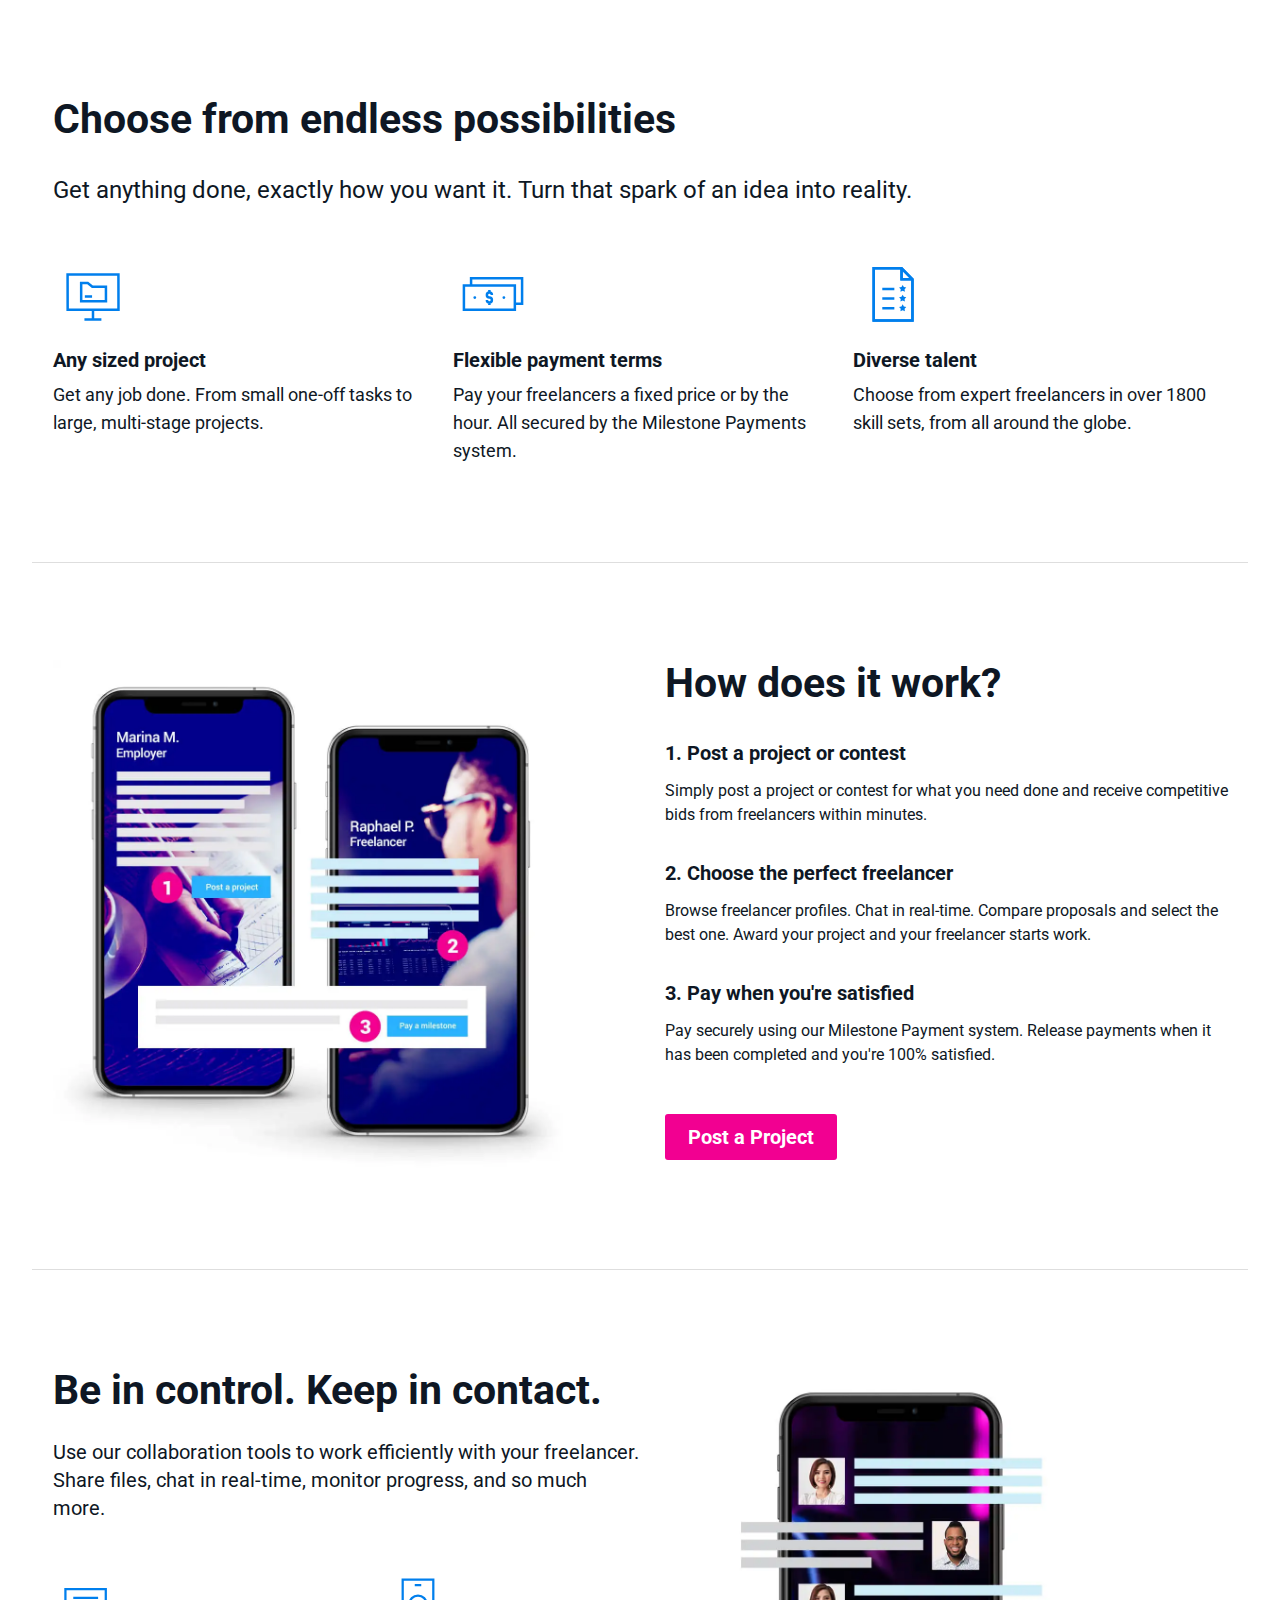
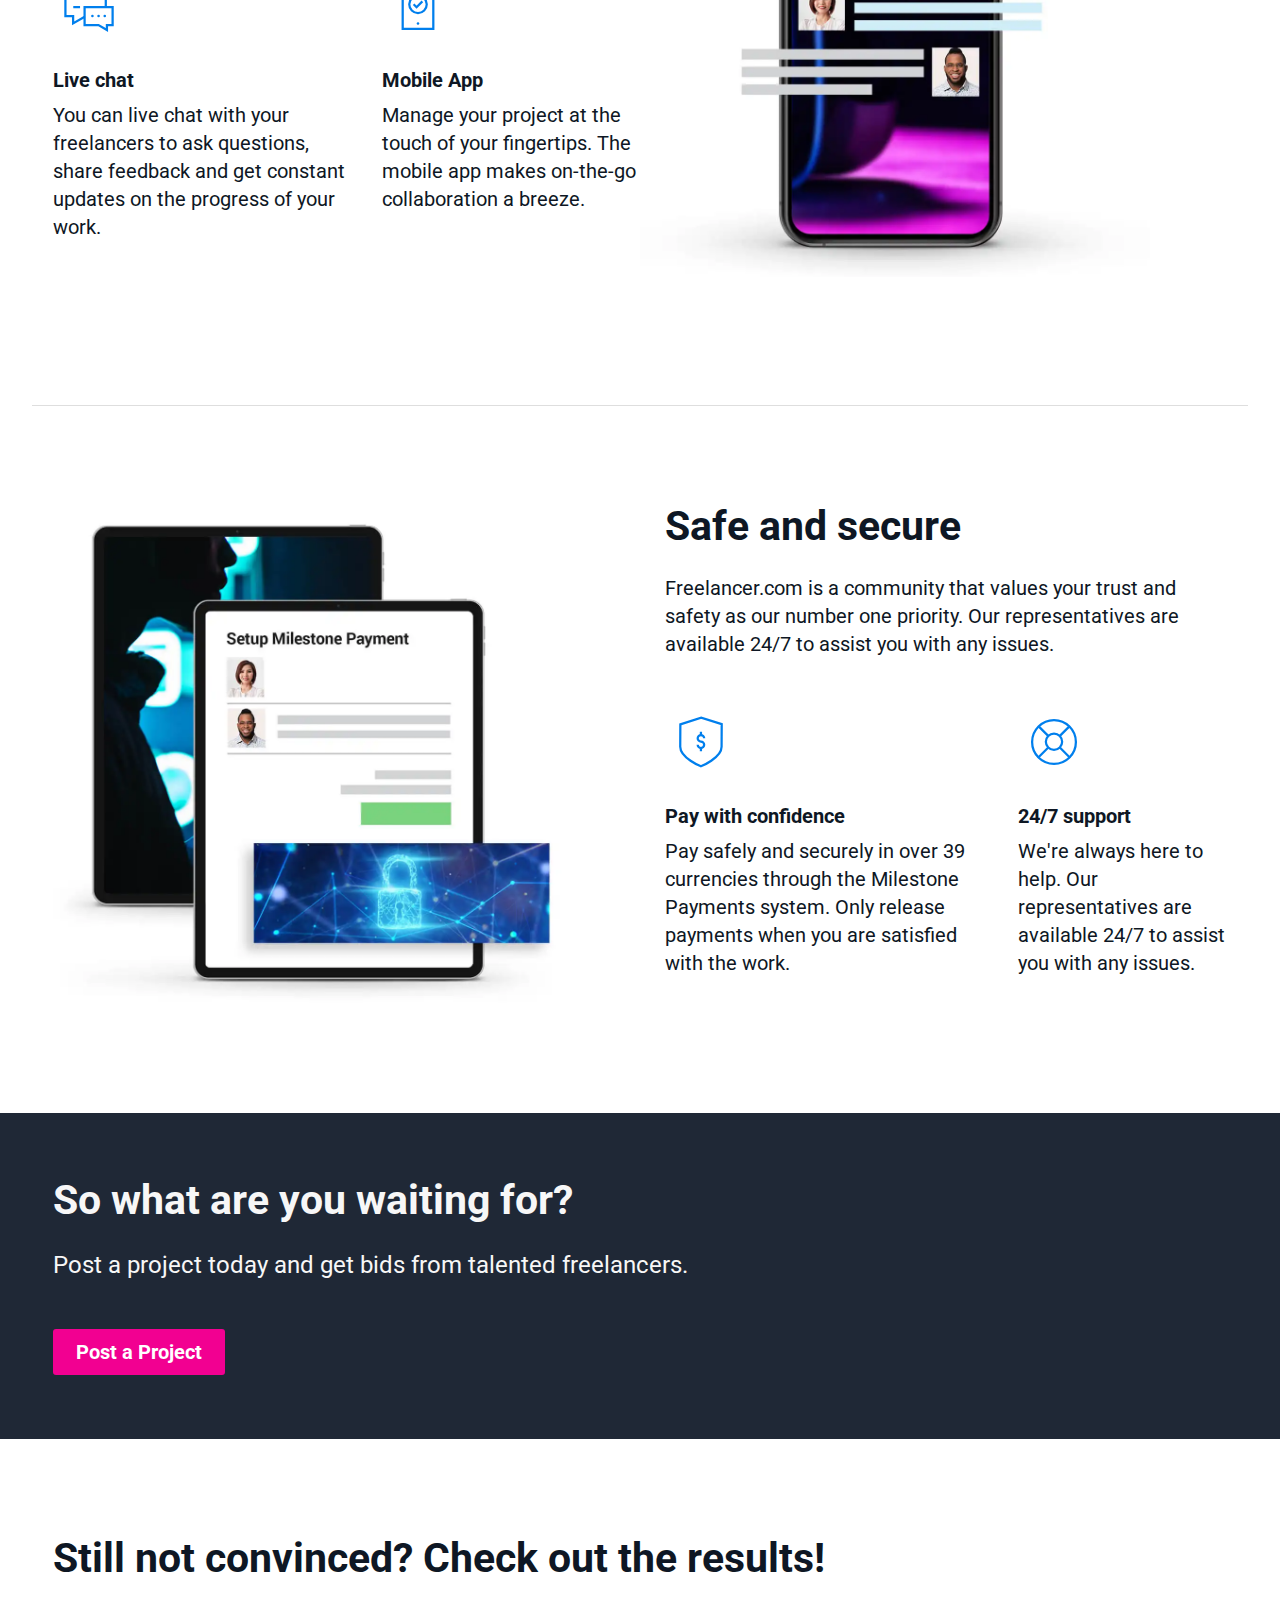
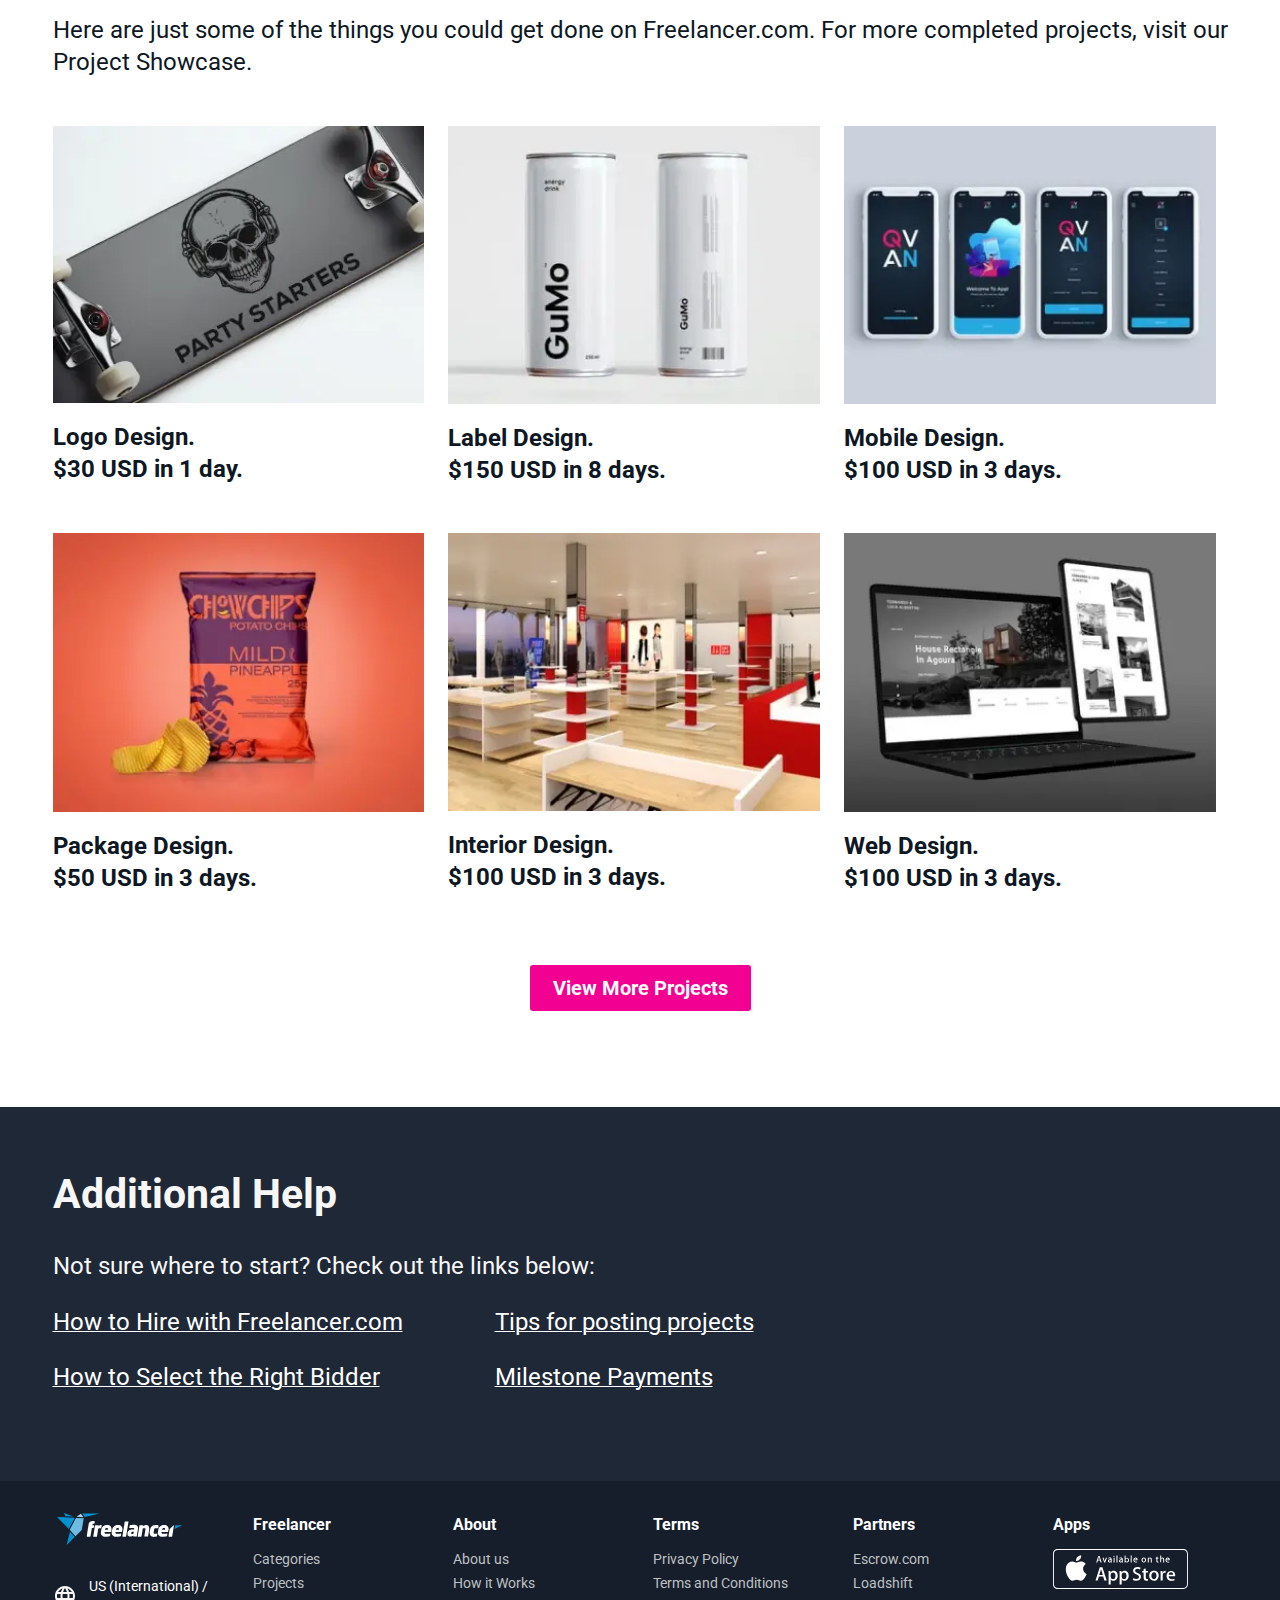
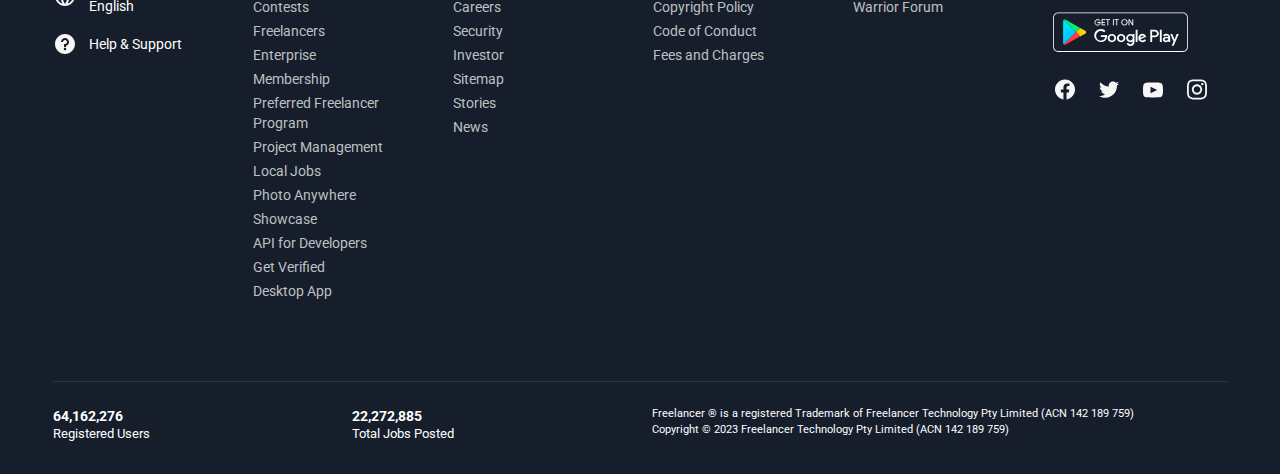
<file: practice/freelancer/html/index.html>
<!DOCTYPE html>
<html lang="en">

<head>
    <meta charset="UTF-8">
    <meta http-equiv="X-UA-Compatible" content="IE=edge">
    <meta name="viewport" content="width=device-width, initial-scale=1.0">
    <title>flex block home work 16.01.2023</title>

    <!-- CSS -->
    <link rel="stylesheet" href="../CSS/style.css">

    <!-- Roboto fonts -->
    <link rel="preconnect" href="https://fonts.googleapis.com">
    <link rel="preconnect" href="https://fonts.gstatic.com" crossorigin>
    <link
        href="https://fonts.googleapis.com/css2?family=Josefin+Sans:ital,wght@0,100;0,200;0,300;0,400;0,500;0,600;0,700;1,100;1,200;1,300;1,400;1,500;1,600;1,700&family=Roboto:wght@400;700&display=swap"
        rel="stylesheet">
</head>

<body>
    <main>
        <!-- possibilities section -->
        <section class="poss_section divider">
            <div class="container">
                <h2> Choose from endless possibilities </h2>
                <p class="sub_title">Get anything done, exactly how you want it. Turn that spark of an idea into
                    reality.</p>
                <div class="flex_inner">
                    <div class="poss_items_block">
                        <img src="../images/post-a-project.svg" alt="Post a Project">
                        <h3>Any sized project</h3>
                        <p>Get any job done. From small one-off tasks to large, multi-stage projects.</p>
                    </div>
                    <div class="poss_items_block">
                        <img src="../images/make-money.svg" alt="Make Money">
                        <h3>Flexible payment terms</h3>
                        <p>Pay your freelancers a fixed price or by the hour. All secured by the Milestone Payments
                            system.
                        </p>
                    </div>
                    <div class="poss_items_block">
                        <img src="../images/skills.svg" alt="Skills">
                        <h3>Diverse talent</h3>
                        <p>Choose from expert freelancers in over 1800 skill sets, from all around the globe.</p>
                    </div>
                </div>
            </div>
            </div>
        </section>
        <!-- how does it work? section -->
        <section class="work_section divider">
            <div class="container">
                <div class="flex_inner">
                    <div class="flex_block img_part">
                        <img src="../images/how-it-works.webp" alt="how it work">
                    </div>
                    <div class="flex_block content_part">
                        <h2>How does it work?</h2>
                        <h3>1. Post a project or contest</h3>
                        <p>Simply post a project or contest for what you need done and receive competitive bids from
                            freelancers within minutes.</p>
                        <h3>2. Choose the perfect freelancer</h3>
                        <p>Browse freelancer profiles. Chat in real-time. Compare proposals and select the best one.
                            Award your project and your freelancer starts work.</p>
                        <h3>3. Pay when you're satisfied</h3>
                        <p>Pay securely using our Milestone Payment system. Release payments when it has been completed
                            and you're 100% satisfied.</p>
                        <a href="#" class="button">Post a Project</a>
                    </div>
                </div>
            </div>
        </section>
        <!-- contact section -->
        <section class="contact_section divider">
            <div class="container">
                <div class="flex_inner">
                    <div class="flex_block content_part">
                        <h2>Be in control. Keep in contact.</h2>
                        <p class="sub_text">Use our collaboration tools to work efficiently with your freelancer. Share
                            files, chat in
                            real-time, monitor progress, and so much more.</p>
                        <div class="flex_inner contect_type">
                            <div class="chat_part">
                                <img src="../images/live-chat.svg" alt="Live chat">
                                <h3>Live chat</h3>
                                <p>You can live chat with your freelancers to ask questions, share feedback and get
                                    constant updates on the progress of your work.</p>
                            </div>
                            <div class="verify_part">
                                <img src="../images/mobile-verify.svg" alt="Mobile verify">
                                <h3>Mobile App</h3>
                                <p>Manage your project at the touch of your fingertips. The mobile app makes on-the-go
                                    collaboration a breeze.</p>
                            </div>
                        </div>
                    </div>
                    <div class="flex_block img_part">
                        <img src="../images/be-in-control.webp" alt="be in control">
                    </div>
                </div>
            </div>
        </section>
        <!-- security section -->
        <section class="security_section">
            <div class="container">
                <div class="flex_inner">
                    <div class="flex_block img_part">
                        <img src="../images/safety.webp" alt="safety">
                    </div>
                    <div class="flex_block security_part">
                        <h2>Safe and secure</h2>
                        <p class="sub_text">Freelancer.com is a community that values your trust and safety as our
                            number one priority. Our representatives are available 24/7 to assist you with any issues.
                        </p>
                        <div class="flex_inner security_type">
                            <div class="safe_part">
                                <img src="../images/pay-safely.svg" alt="Pay Safely">
                                <h3>Pay with confidence</h3>
                                <p>Pay safely and securely in over 39 currencies through the Milestone Payments system.
                                    Only release payments when you are satisfied with the work.</p>
                            </div>
                            <div class="support_part">
                                <img src="../images/support.svg" alt="support">
                                <h3>24/7 support</h3>
                                <p>We're always here to help. Our representatives are available 24/7 to assist you with
                                    any issues.</p>
                            </div>
                        </div>
                    </div>
                </div>
            </div>
        </section>
        <!-- post section -->
        <section class="post_section dark_section">
            <div class="container">
                <h2>So what are you waiting for?</h2>
                <p class="sub_title">Post a project today and get bids from talented freelancers.</p>
                <a href="#" class="button">Post a Project</a>
            </div>
        </section>
        <!-- project section -->
        <section class="project_section">
            <div class="container">
                <h2>Still not convinced? Check out the results!</h2>
                <p class="sub_title">Here are just some of the things you could get done on Freelancer.com. For more
                    completed projects, visit our Project Showcase.</p>
                <div class="flex_inner project_inner">
                    <div class="flex_block">
                        <div class="img_part">
                            <div class="hover_inner">
                                <img src="../images/logo-design.webp" alt="logo design">
                                <div class="overlay">
                                    <a href="#">Discover More</a>
                                </div>
                            </div>
                        </div>
                        <h3 class="sub_title">Logo Design.</h3>
                        <h3 class="sub_title">$30 USD in 1 day.</h3>
                    </div>
                    <div class="flex_block">
                        <div class="img_part">
                            <div class="hover_inner">
                                <img src="../images/label-design.webp" alt="Label Design">
                                <div class="overlay">
                                    <a href="#">Discover More</a>
                                </div>
                            </div>
                        </div>
                        <h3 class="sub_title">Label Design.</h3>
                        <h3 class="sub_title">$150 USD in 8 days.</h3>
                    </div>
                    <div class="flex_block">
                        <div class="img_part">
                            <div class="hover_inner">
                                <img src="../images/mobile-design.webp" alt="Mobile Design">
                                <div class="overlay">
                                    <a href="#">Discover More</a>
                                </div>
                            </div>
                        </div>
                        <h3 class="sub_title">Mobile Design.</h3>
                        <h3 class="sub_title">$100 USD in 3 days.</h3>
                    </div>
                    <div class="flex_block">
                        <div class="img_part">
                            <div class="hover_inner">
                                <img src="../images/package-design.webp" alt="Package Design">
                                <div class="overlay">
                                    <a href="#">Discover More</a>
                                </div>
                            </div>
                        </div>
                        <h3 class="sub_title">Package Design.</h3>
                        <h3 class="sub_title">$50 USD in 3 days.</h3>
                    </div>
                    <div class="flex_block">
                        <div class="img_part">
                            <div class="hover_inner">
                                <img src="../images/interior-design.webp" alt="Interior Design">
                                <div class="overlay">
                                    <a href="#">Discover More</a>
                                </div>
                            </div>
                        </div>
                        <h3 class="sub_title">Interior Design.</h3>
                        <h3 class="sub_title">$100 USD in 3 days.</h3>
                    </div>
                    <div class="flex_block">
                        <div class="img_part">
                            <div class="hover_inner">
                                <img src="../images/website-design.webp" alt="Web Design">
                                <div class="overlay">
                                    <a href="#">Discover More</a>
                                </div>
                            </div>
                        </div>
                        <h3 class="sub_title">Web Design.</h3>
                        <h3 class="sub_title">$100 USD in 3 days.</h3>
                    </div>
                </div>
                <div class="btn_part">
                    <a href="#" class="button">View More Projects</a>
                </div>
            </div>
        </section>
        <!-- help section -->
        <section class="help_section dark_section">
            <div class="container">
                <h2>Additional Help</h2>
                <p class="sub_title">Not sure where to start? Check out the links below:</p>
                <div class="help_link">
                    <a href="#">How to Hire with Freelancer.com</a>
                    <a href="#">How to Select the Right Bidder</a>
                    <a href="#">Tips for posting projects</a>
                    <a href="#">Milestone Payments</a>
                </div>
            </div>
        </section>
    </main>
    <footer>
        <div class="container">
            <div class="flex_inner footer_top">
                <div class="flex_block logo_part">
                    <a href="#" class="logo">
                        <img src="../images/footer_logo.svg" alt="Freelancer">
                    </a>
                    <div class="flex_inner">
                        <svg width="100%" height="100%" viewBox="0 0 24 24" version="1.1"
                            xmlns="http://www.w3.org/2000/svg" xmlns:xlink="http://www.w3.org/1999/xlink" fit=""
                            preserveAspectRatio="xMidYMid meet" focusable="false">
                            <g stroke="none" stroke-width="1" fill-rule="evenodd">
                                <polygon fill="none" opacity="0" points="2 2 22 2 22 22 2 22"></polygon>
                                <path
                                    d="M11.99,2 C6.47,2 2,6.48 2,12 C2,17.52 6.47,22 11.99,22 C17.52,22 22,17.52 22,12 C22,6.48 17.52,2 11.99,2 Z M18.92,8 L15.97,8 C15.65,6.75 15.19,5.55 14.59,4.44 C16.43,5.07 17.96,6.35 18.92,8 Z M12,4.04 C12.83,5.24 13.48,6.57 13.91,8 L10.09,8 C10.52,6.57 11.17,5.24 12,4.04 Z M4.26,14 C4.1,13.36 4,12.69 4,12 C4,11.31 4.1,10.64 4.26,10 L7.64,10 C7.56,10.66 7.5,11.32 7.5,12 C7.5,12.68 7.56,13.34 7.64,14 L4.26,14 Z M5.08,16 L8.03,16 C8.35,17.25 8.81,18.45 9.41,19.56 C7.57,18.93 6.04,17.66 5.08,16 Z M8.03,8 L5.08,8 C6.04,6.34 7.57,5.07 9.41,4.44 C8.81,5.55 8.35,6.75 8.03,8 Z M12,19.96 C11.17,18.76 10.52,17.43 10.09,16 L13.91,16 C13.48,17.43 12.83,18.76 12,19.96 Z M14.34,14 L9.66,14 C9.57,13.34 9.5,12.68 9.5,12 C9.5,11.32 9.57,10.65 9.66,10 L14.34,10 C14.43,10.65 14.5,11.32 14.5,12 C14.5,12.68 14.43,13.34 14.34,14 Z M14.59,19.56 C15.19,18.45 15.65,17.25 15.97,16 L18.92,16 C17.96,17.65 16.43,18.93 14.59,19.56 Z M16.36,14 C16.44,13.34 16.5,12.68 16.5,12 C16.5,11.32 16.44,10.66 16.36,10 L19.74,10 C19.9,10.64 20,11.31 20,12 C20,12.69 19.9,13.36 19.74,14 L16.36,14 Z">
                                </path>
                            </g>
                        </svg>
                        <a href="#">US (International) / English</a>
                    </div>
                    <div class="flex_inner">
                        <svg width="100%" height="100%" viewBox="0 0 24 24" version="1.1"
                            xmlns="http://www.w3.org/2000/svg" xmlns:xlink="http://www.w3.org/1999/xlink" fit=""
                            preserveAspectRatio="xMidYMid meet" focusable="false">
                            <g stroke="none" stroke-width="1" fill-rule="evenodd">
                                <polygon fill="none" opacity="0" points="2 2 22 2 22 22 2 22"></polygon>
                                <path
                                    d="M12,2 C6.486,2 2,6.487 2,12 C2,17.515 6.486,22 12,22 C17.514,22 22,17.515 22,12 C22,6.487 17.514,2 12,2 Z M12,18.25 C11.31,18.25 10.75,17.69 10.75,17 C10.75,16.31 11.31,15.75 12,15.75 C12.69,15.75 13.25,16.31 13.25,17 C13.25,17.69 12.69,18.25 12,18.25 Z M13,13.875 L13,15 L11,15 L11,12 L12,12 C13.104,12 14,11.103 14,10 C14,8.896 13.104,8 12,8 C10.896,8 10,8.896 10,10 L8,10 C8,7.795 9.795,6 12,6 C14.205,6 16,7.795 16,10 C16,11.86 14.723,13.43 13,13.875 Z">
                                </path>
                            </g>
                        </svg>
                        <a href="#">Help & Support</a>
                    </div>
                </div>
                <div class="flex_block">
                    <ul>
                        <h4>Freelancer</h4>
                        <li>
                            <a href="#">Categories</a>
                        </li>
                        <li>
                            <a href="#">Projects</a>
                        </li>
                        <li>
                            <a href="#">Contests</a>
                        </li>
                        <li>
                            <a href="#">Freelancers</a>
                        </li>
                        <li>
                            <a href="#">Enterprise</a>
                        </li>
                        <li>
                            <a href="#">Membership</a>
                        </li>
                        <li>
                            <a href="#">Preferred Freelancer Program</a>
                        </li>
                        <li>
                            <a href="#">Project Management</a>
                        </li>
                        <li>
                            <a href="#">Local Jobs</a>
                        </li>
                        <li>
                            <a href="#">Photo Anywhere</a>
                        </li>
                        <li>
                            <a href="#">Showcase</a>
                        </li>
                        <li>
                            <a href="#">API for Developers</a>
                        </li>
                        <li>
                            <a href="#">Get Verified</a>
                        </li>
                        <li>
                            <a href="#">Desktop App</a>
                        </li>
                    </ul>
                </div>
                <div class="flex_block">
                    <ul>
                        <h4>About</h4>
                        <li>
                            <a href="#">About us</a>
                        </li>
                        <li>
                            <a href="#">How it Works</a>
                        </li>
                        <li>
                            <a href="#">Careers</a>
                        </li>
                        <li>
                            <a href="#">Security</a>
                        </li>
                        <li>
                            <a href="#">Investor</a>
                        </li>
                        <li>
                            <a href="#">Sitemap</a>
                        </li>
                        <li>
                            <a href="#">Stories</a>
                        </li>
                        <li>
                            <a href="#">News</a>
                        </li>
                    </ul>
                </div>
                <div class="flex_block">
                    <ul>
                        <h4>Terms</h4>
                        <li>
                            <a href="#">Privacy Policy</a>
                        </li>
                        <li>
                            <a href="#">Terms and Conditions</a>
                        </li>
                        <li>
                            <a href="#">Copyright Policy</a>
                        </li>
                        <li>
                            <a href="#">Code of Conduct</a>
                        </li>
                        <li>
                            <a href="#">Fees and Charges</a>
                        </li>
                    </ul>
                </div>
                <div class="flex_block">
                    <ul>
                        <h4>Partners</h4>
                        <li>
                            <a href="#">Escrow.com</a>
                        </li>
                        <li>
                            <a href="#">Loadshift</a>
                        </li>
                        <li>
                            <a href="#">Warrior Forum</a>
                        </li>
                    </ul>
                </div>
                <div class="flex_block social_block">
                    <h4>Apps</h4>
                    <a href="#">
                        <img src="../images/app-store.svg" alt="App Store">
                    </a>
                    <a href="#">
                        <img src="../images/google-play.svg" alt="Google Play">
                    </a>
                    <div class="flex_inner social_icon">
                        <a href="#" class="facebook">
                            <svg width="100%" height="100%" viewBox="0 0 24 24" version="1.1"
                                xmlns="http://www.w3.org/2000/svg" xmlns:xlink="http://www.w3.org/1999/xlink" fit=""
                                preserveAspectRatio="xMidYMid meet" focusable="false">
                                <g stroke="none" stroke-width="1" fill-rule="evenodd">
                                    <polygon opacity="0" fill="none" points="2 2 22 2 22 22 2 22"></polygon>
                                    <path
                                        d="M22,12 C22,6.47714844 17.5228516,2 12,2 C6.47714844,2 2,6.47714844 2,12 C2,16.9912891 5.65685547,21.1283203 10.4375,21.8785156 L10.4375,14.890625 L7.8984375,14.890625 L7.8984375,12 L10.4375,12 L10.4375,9.796875 C10.4375,7.290625 11.9304297,5.90625 14.2146484,5.90625 C15.3087305,5.90625 16.453125,6.1015625 16.453125,6.1015625 L16.453125,8.5625 L15.1921484,8.5625 C13.9499023,8.5625 13.5625,9.33333984 13.5625,10.1241602 L13.5625,12 L16.3359375,12 L15.8925781,14.890625 L13.5625,14.890625 L13.5625,21.8785156 C18.3431445,21.1283203 22,16.9912891 22,12">
                                    </path>
                                </g>
                            </svg>
                        </a>
                        <a href="#" class="twitter">
                            <svg width="100%" height="100%" viewBox="0 0 24 24" version="1.1"
                                xmlns="http://www.w3.org/2000/svg" xmlns:xlink="http://www.w3.org/1999/xlink" fit=""
                                preserveAspectRatio="xMidYMid meet" focusable="false">
                                <g stroke="none" stroke-width="1" fill-rule="evenodd">
                                    <polygon fill="none" opacity="0" points="2 2 22 2 22 22 2 22"></polygon>
                                    <path
                                        d="M8.28948705,20.2519045 C5.97359066,20.2519045 3.81615033,19.5733875 2,18.4083291 C4.17775521,18.6642966 6.34941595,18.0609446 8.07414931,16.7100051 C6.27831386,16.6754698 4.76282377,15.4890808 4.24276282,13.8598273 C4.8857288,13.9817166 5.51853733,13.9461656 6.0944642,13.7887252 C4.12188928,13.3925851 2.76079228,11.615033 2.80345353,9.71559167 C3.35703403,10.0223464 3.99187405,10.2072118 4.66226511,10.2285424 C2.83494159,9.00761808 2.31792788,6.595226 3.39156932,4.7496191 C5.41493144,7.23209751 8.43981717,8.86642966 11.8486541,9.03605891 C11.2493652,6.47232098 13.1975622,4 15.8445912,4 C17.0259015,4 18.091417,4.49771458 18.8410361,5.29608939 C19.7755206,5.11325546 20.6541392,4.77094972 21.4464195,4.30066023 C21.1416963,5.2595226 20.4895886,6.06399187 19.6434738,6.57084815 C20.4733367,6.47232098 21.2646013,6.25190452 22,5.92585069 C21.4494667,6.74555612 20.7526663,7.46978162 19.95226,8.04672423 C20.2122905,13.8171661 15.9095988,20.2519045 8.28948705,20.2519045 Z">
                                    </path>
                                </g>
                            </svg>
                        </a>
                        <a href="#" class="youtube">
                            <svg width="100%" height="100%" viewBox="0 0 24 24" version="1.1"
                                xmlns="http://www.w3.org/2000/svg" xmlns:xlink="http://www.w3.org/1999/xlink" fit=""
                                preserveAspectRatio="xMidYMid meet" focusable="false">
                                <g transform="translate(2.000000, 5.000000)" fill-rule="nonzero" stroke="none"
                                    stroke-width="1">
                                    <path
                                        d="M16.3458333,0.153435525 C13.3425,-0.0515616237 6.65333333,-0.0507283019 3.65416667,0.153435525 C0.406666667,0.375099108 0.0241666667,2.33673849 0,7.5 C0.0241666667,12.654095 0.403333333,14.6240676 3.65416667,14.8465645 C6.65416667,15.0507283 13.3425,15.0515616 16.3458333,14.8465645 C19.5933333,14.6249009 19.9758333,12.6632615 20,7.5 C19.9758333,2.34590503 19.5966667,0.37593243 16.3458333,0.153435525 Z M7.5,10.833287 L7.5,4.16671303 L14.1666667,7.49416675 L7.5,10.833287 L7.5,10.833287 Z">
                                    </path>
                                </g>
                            </svg>
                        </a>
                        <a href="#" class="instagram">
                            <svg width="100%" height="100%" viewBox="0 0 24 24" version="1.1"
                                xmlns="http://www.w3.org/2000/svg" xmlns:xlink="http://www.w3.org/1999/xlink" fit=""
                                preserveAspectRatio="xMidYMid meet" focusable="false">
                                <g stroke="none" stroke-width="1" fill-rule="evenodd">
                                    <polygon fill="none" opacity="0" points="2 2 22 2 22 22 2 22"></polygon>
                                    <path
                                        d="M15.3333333,12 C15.3333333,13.8411111 13.8411111,15.3333333 12,15.3333333 C10.1588889,15.3333333 8.66666667,13.8422222 8.66666667,12 C8.66666667,10.1588889 10.1588889,8.66666667 12,8.66666667 C13.8411111,8.66666667 15.3333333,10.1588889 15.3333333,12 Z M20.1411111,7.96 C20.1888889,9.01333333 20.1988889,9.33 20.1988889,12 C20.1988889,14.67 20.1877778,14.9866667 20.14,16.0411111 C20.0155556,18.73 18.7533333,20.0188889 16.04,20.1411111 C14.9866667,20.1877778 14.67,20.1988889 11.9988889,20.1988889 C9.32888889,20.1988889 9.01,20.1877778 7.95888889,20.14 C5.24111111,20.0177778 3.98111111,18.7255556 3.85888889,16.04 C3.81111111,14.9844444 3.8,14.6688889 3.8,11.9988889 C3.8,9.32888889 3.81111111,9.01222222 3.86,7.95888889 C3.98222222,5.27 5.24666667,3.98111111 7.96,3.85888889 C9.01333333,3.81111111 9.33,3.80111111 12,3.80111111 C14.67,3.80111111 14.9888889,3.81222222 16.0411111,3.85888889 C18.7522222,3.98111111 20.0166667,5.27 20.1411111,7.95888889 L20.1411111,7.96 Z M17.1333333,12 C17.1355556,9.16333333 14.8333333,6.86444444 12,6.86444444 C9.16333333,6.86444444 6.86444444,9.16444444 6.86444444,12 C6.86444444,14.8366667 9.16444444,17.1355556 12,17.1355556 C14.8366667,17.1355556 17.1355556,14.8355556 17.1355556,12 L17.1333333,12 Z M18.5377778,6.66222222 C18.5377778,6 18,5.46222222 17.3377778,5.46222222 C16.6755556,5.46222222 16.1377778,6 16.1377778,6.66222222 C16.1377778,7.32555556 16.6744444,7.86222222 17.3377778,7.86222222 C18.0011111,7.86222222 18.5377778,7.32555556 18.5377778,6.66222222 Z M22,12 C22,9.28444444 21.9888889,8.94444444 21.94,7.87777778 C21.7766667,4.25 19.7588889,2.22777778 16.1233333,2.06111111 C15.0555556,2.01111111 14.7177778,2 12,2 C9.28333333,2 8.94444444,2.01111111 7.87777778,2.06 C4.24444444,2.22666667 2.22777778,4.24111111 2.06,7.87666667 C2.01111111,8.94444444 2,9.28444444 2,12 C2,14.7166667 2.01111111,15.0555556 2.06,16.1222222 C2.22666667,19.7555556 4.24222222,21.7733333 7.87777778,21.94 C8.94444444,21.9888889 9.28333333,22 12,22 C14.7166667,22 15.0555556,21.9888889 16.1222222,21.94 C19.7511111,21.7733333 21.7777778,19.7588889 21.94,16.1222222 C21.9888889,15.0555556 22,14.7166667 22,12 Z">
                                    </path>
                                </g>
                            </svg>
                        </a>
                    </div>
                </div>
            </div>
            <div class="flex_inner footer_bottom">
                <div class="flex_block">
                    <p><span>64,162,276</span> Registered Users</p>
                </div>
                <div class="flex_block">
                    <p><span>22,272,885</span> Total Jobs Posted</p>
                </div>
                <div class="flex_block copyright_text">
                    <p>Freelancer ® is a registered Trademark of Freelancer Technology Pty Limited (ACN 142 189 759)</p>
                    <p> Copyright © 2023 Freelancer Technology Pty Limited (ACN 142 189 759)</p>
                </div>
            </div>
        </div>
    </footer>
</body>

</html>
</file>
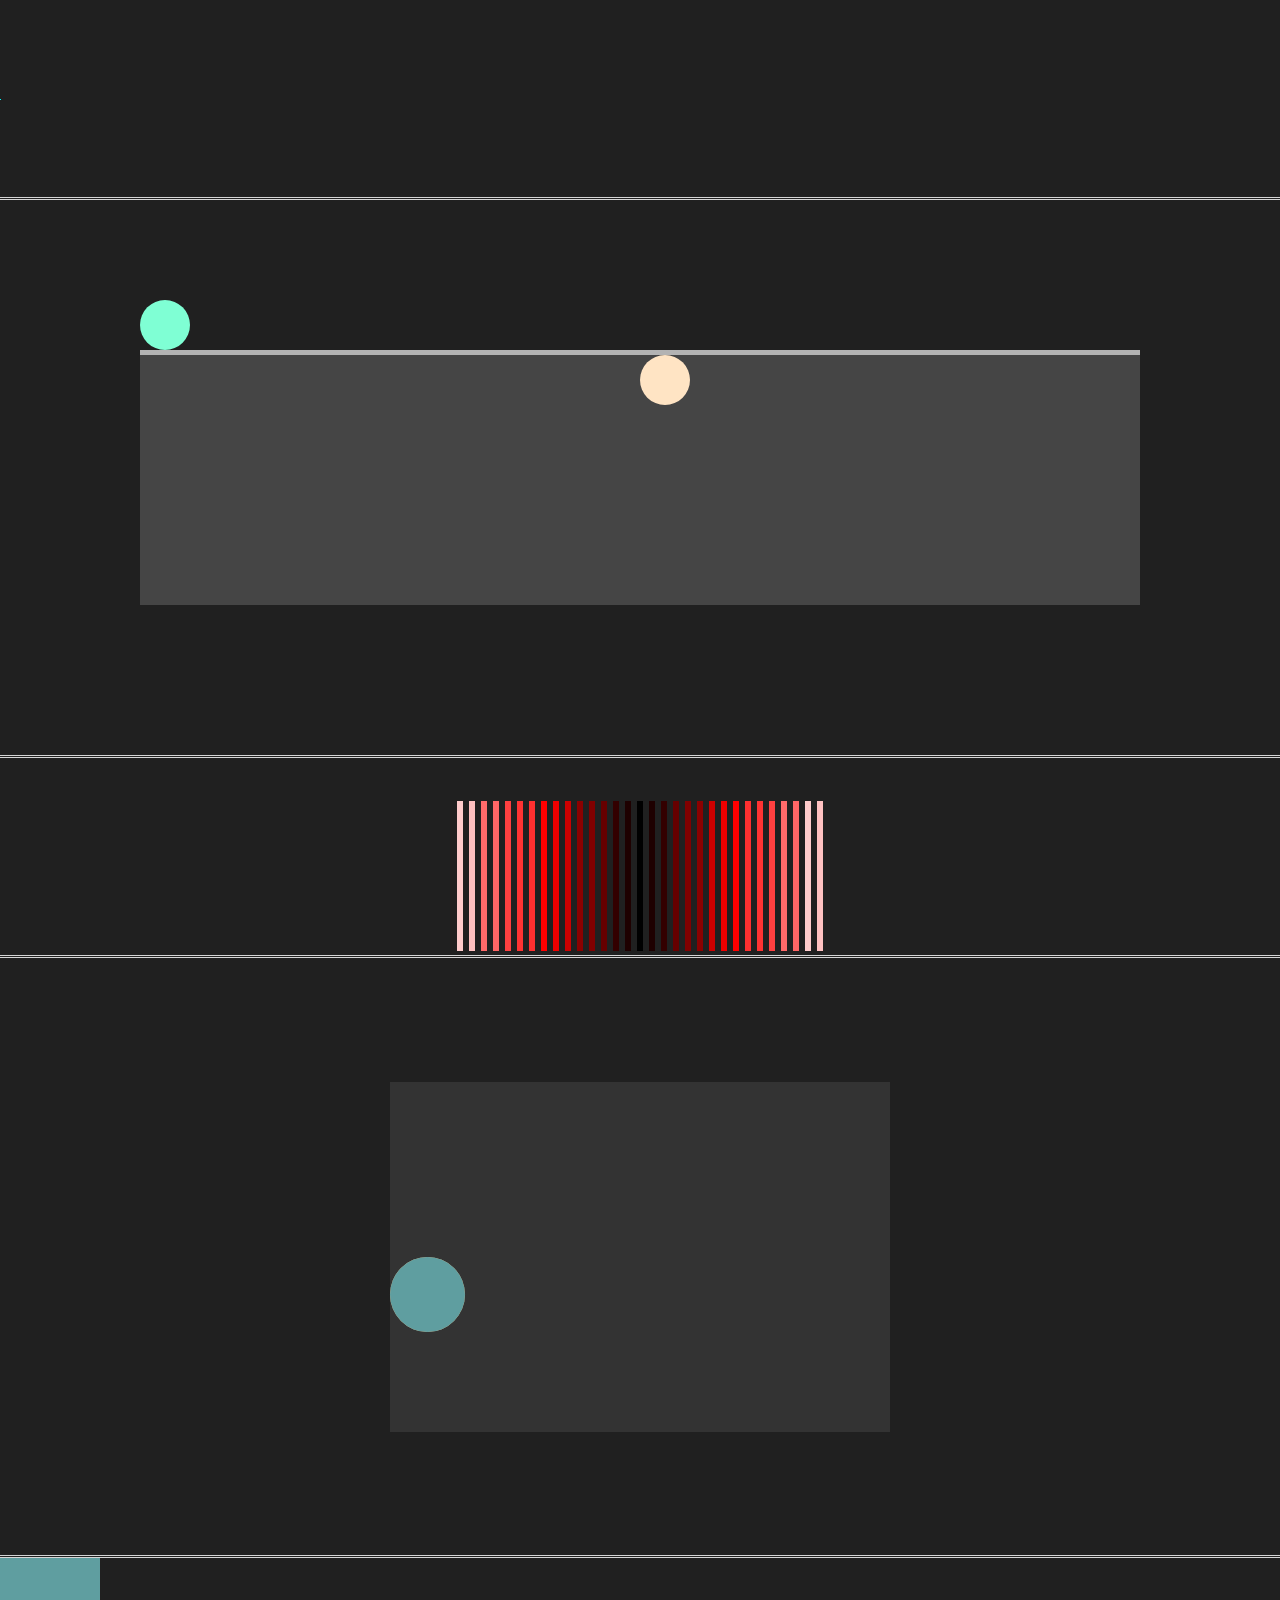
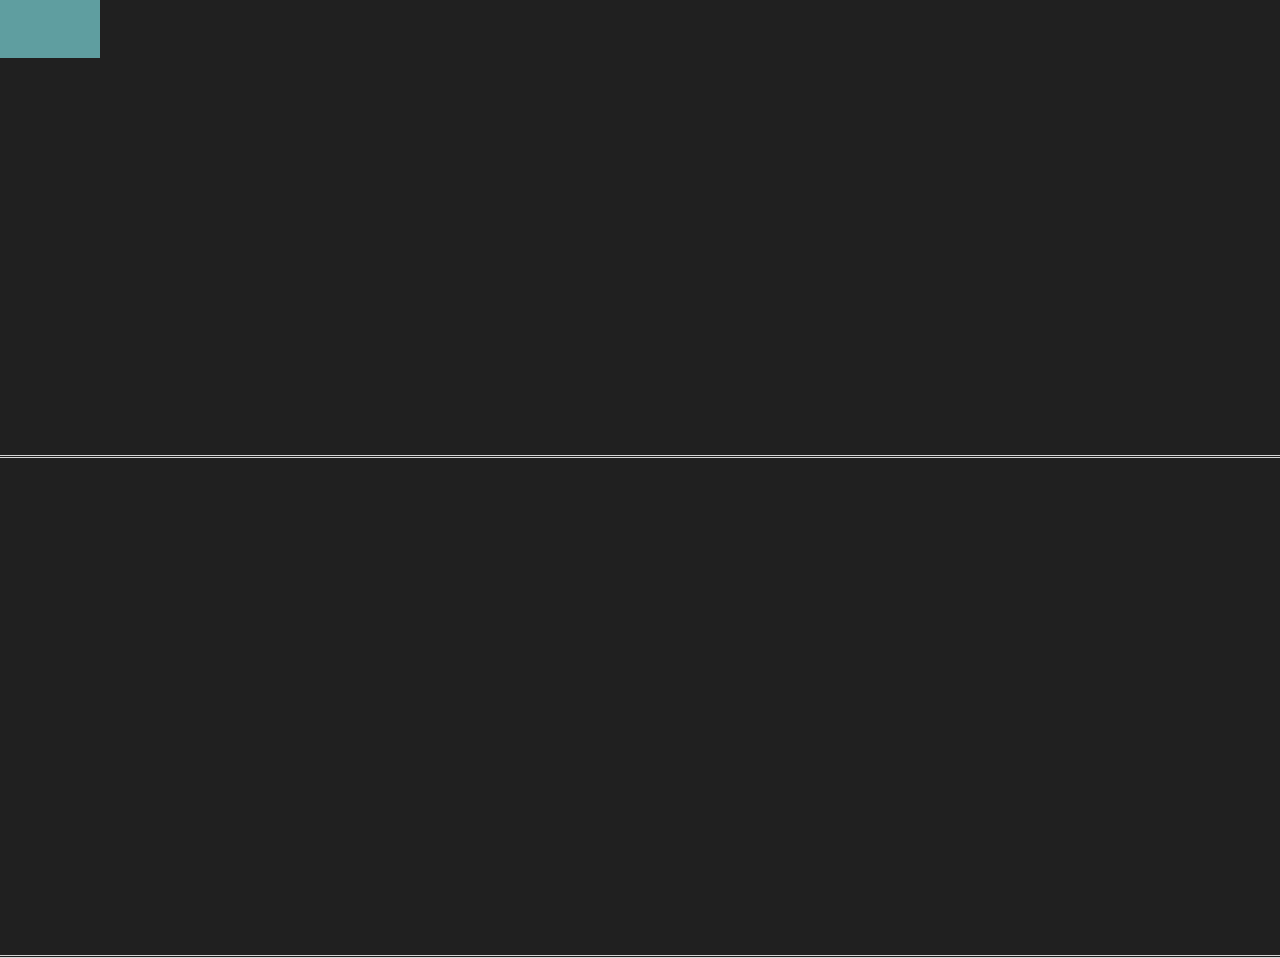
<file: practice/Animation/html/animation.html>
<!DOCTYPE html>
<html lang="en">

<head>
    <meta charset="UTF-8">
    <meta http-equiv="X-UA-Compatible" content="IE=edge">
    <meta name="viewport" content="width=device-width, initial-scale=1.0">
    <title>Document</title>
    <link rel="stylesheet" href="https://cdnjs.cloudflare.com/ajax/libs/animate.css/4.1.1/animate.min.css" />
    <link rel="stylesheet" href="../css/animation.css">
</head>

<body>
    <section class="animation_1">
        <div class="animate_block"></div>
    </section>
    <section class="animation_2">
        <div class="divider">
            <div class="animate_circle_top"></div>
        </div>
        <div class="sub_block">
            <div class="animate_circle_middle"></div>
        </div>
    </section>
    <section class="animation_3">
        <div class="animate_block">
            <span></span>
            <span></span>
            <span></span>
            <span></span>
            <span></span>
            <span></span>
            <span></span>
            <span></span>
            <span></span>
            <span></span>
            <span></span>
            <span></span>
            <span></span>
            <span></span>
            <span></span>
            <span></span>
            <span></span>
            <span></span>
            <span></span>
            <span></span>
            <span></span>
            <span></span>
            <span></span>
            <span></span>
            <span></span>
            <span></span>
            <span></span>
            <span></span>
            <span></span>
            <span></span>
            <span></span>
        </div>
    </section>
    <section class="animation_4">
        <div class="animate_loader">
            <div class="animate_circle_left"></div>
            <div class="animate_circle_right"></div>
        </div>
    </section>
    <section class="animation_5">
        <div class="animate_with_class animate__animated animate__rotateIn animate__infinite"></div>
    </section>
    <section class="animation_6">

    </section>
</body>

</html>
</file>
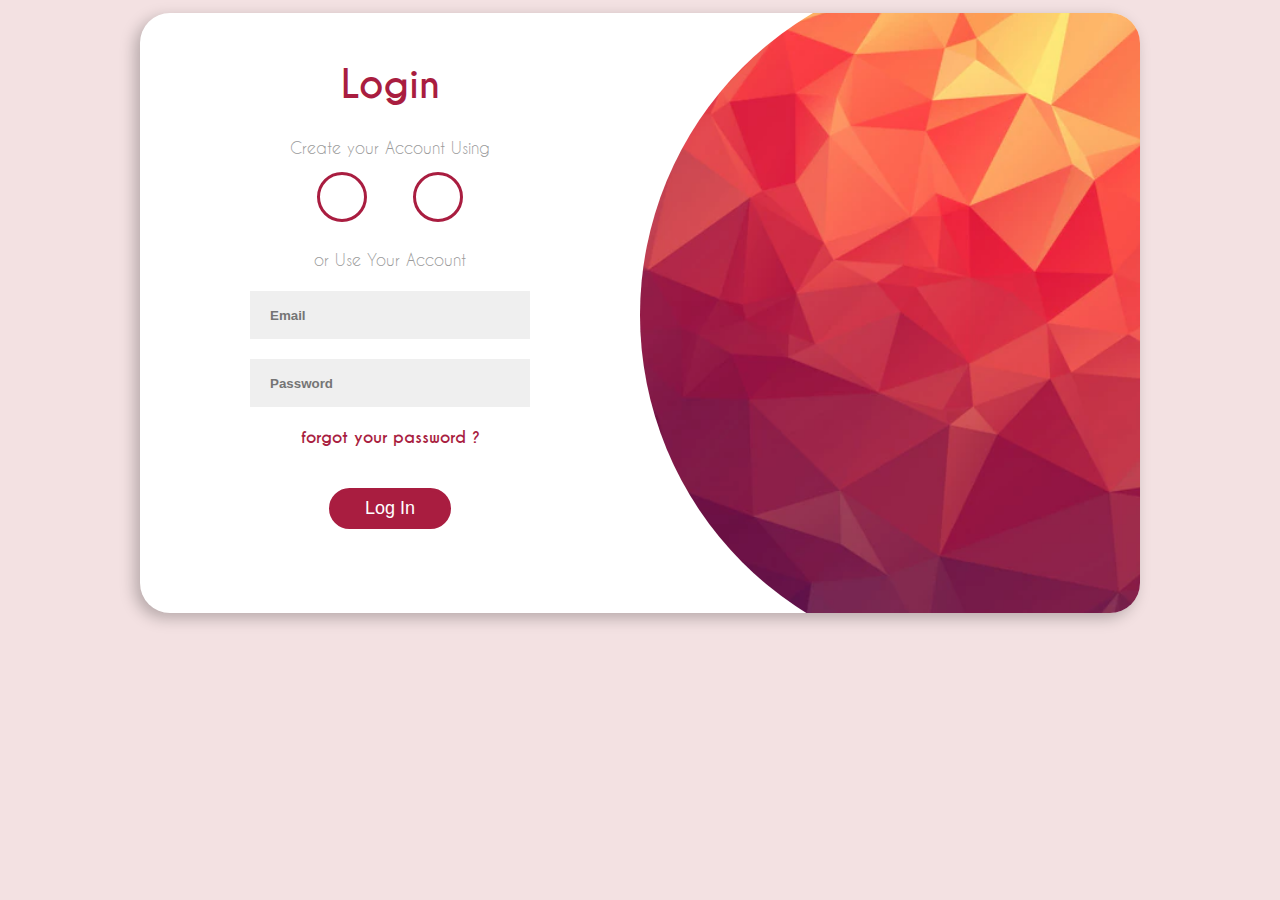
<file: practice/Login_page/HTML/login_page.html>
<!DOCTYPE html>
<html lang="en">

<head>
    <meta charset="UTF-8">
    <meta http-equiv="X-UA-Compatible" content="IE=edge">
    <meta name="viewport" content="width=device-width, initial-scale=1.0">
    <title>Login page</title>

    <!-- Common CSS Link -->
    <link rel="stylesheet" href="../CSS/login_page.css">

    <!-- Fontawesom Link -->
    <link rel="stylesheet" href="https://cdnjs.cloudflare.com/ajax/libs/font-awesome/6.2.1/css/all.min.css"
        integrity="sha512-MV7K8+y+gLIBoVD59lQIYicR65iaqukzvf/nwasF0nqhPay5w/9lJmVM2hMDcnK1OnMGCdVK+iQrJ7lzPJQd1w=="
        crossorigin="anonymous" referrerpolicy="no-referrer" />
</head>

<body>
    <div class="container">
        <div class="LoginPage_inner clearfix">
            <div class="float_l form_part">
                <h1>Login</h1>
                <div class="login_account">
                    <p>Create your Account Using</p>
                    <div class="social_media">
                        <a href="https://www.facebook.com/" class="social_icon" target="_blank">
                            <i class="fa-brands fa-facebook-f"></i>
                        </a>
                        <a href="https://www.google.com/" class="social_icon" target="_blank">
                            <i class="fa-brands fa-google"></i>
                        </a>
                    </div>
                    <p>or Use Your Account</p>
                </div>
                <form class="login_form" action="abc.js" method="post">
                    <input type="email" name="Email" placeholder="Email">
                    <input type="password" name="password" placeholder="Password">
                    <a href="#" class="forgot_pass_txt">forgot your password ?</a>
                    <button type="submit">Log In</button>
                </form>
            </div>
            <div class="float_l img_part"></div>
        </div>
    </div>
</body>

</html>
</file>
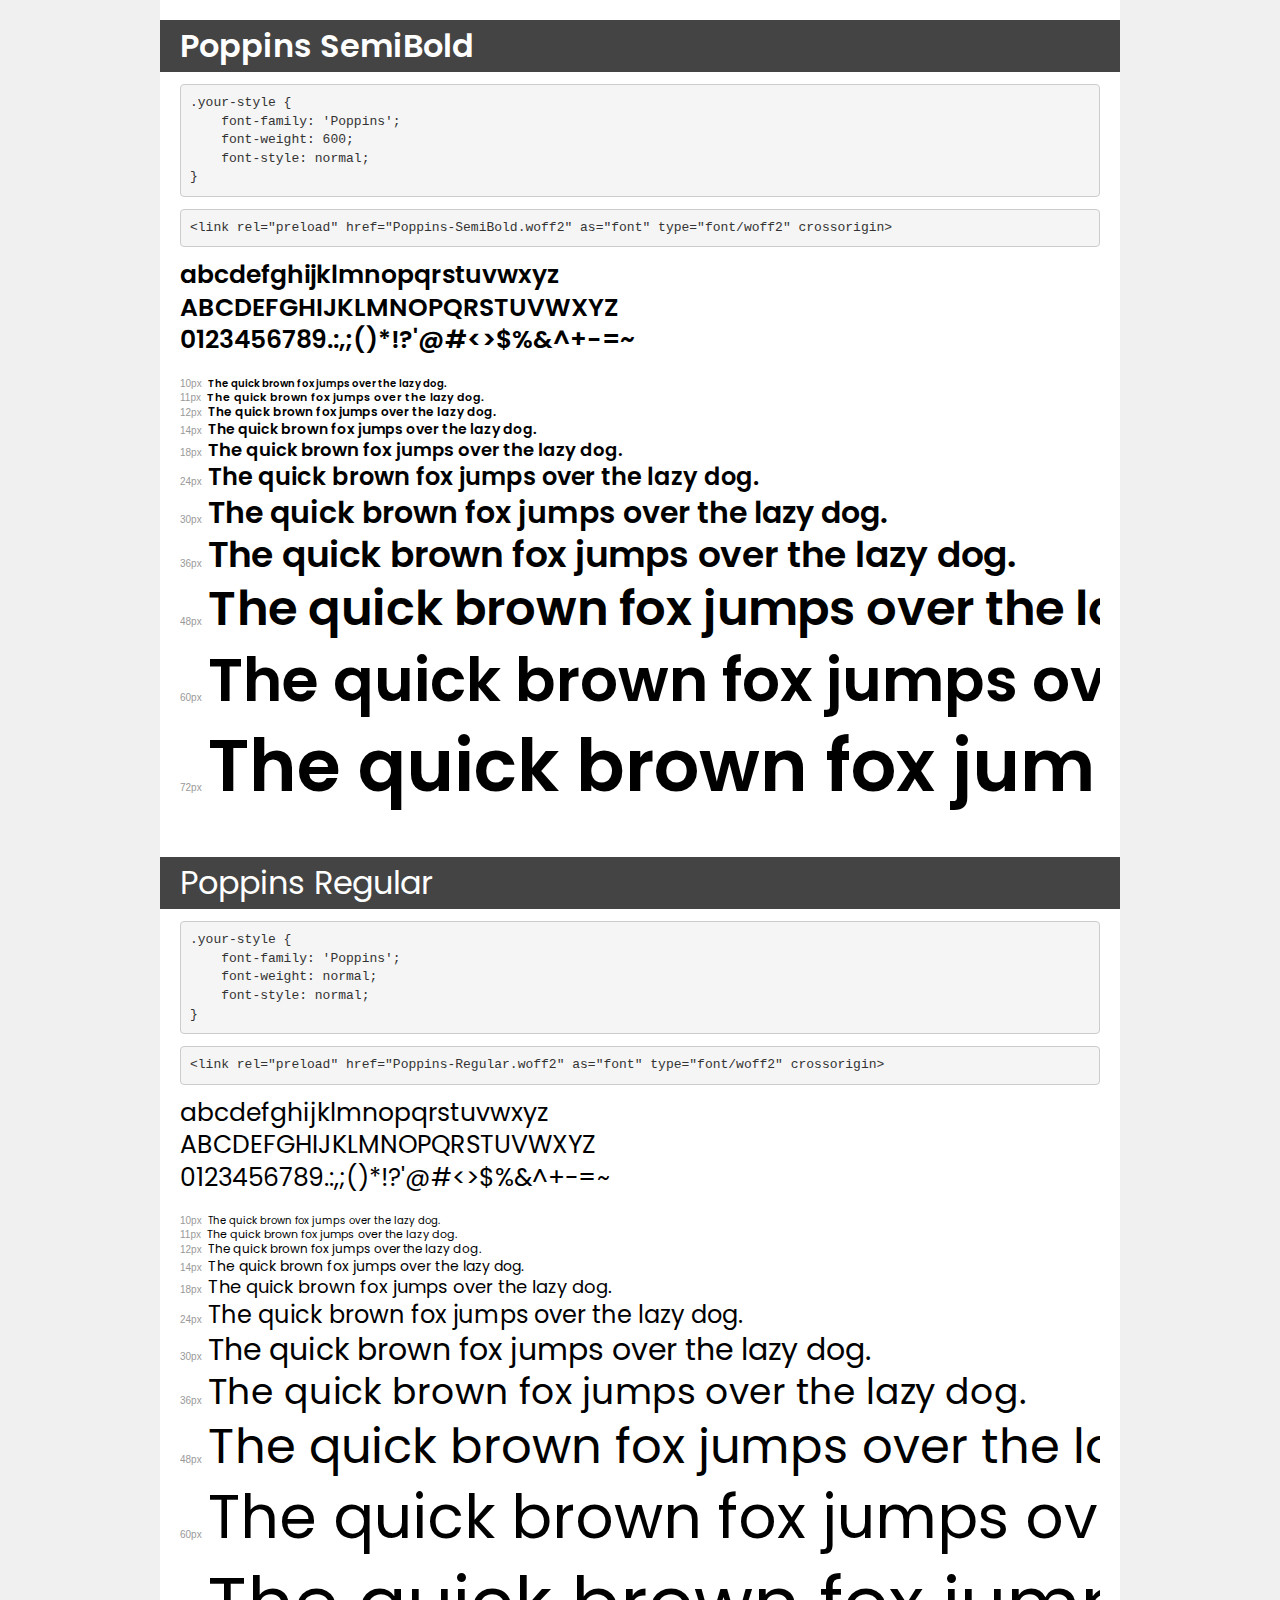
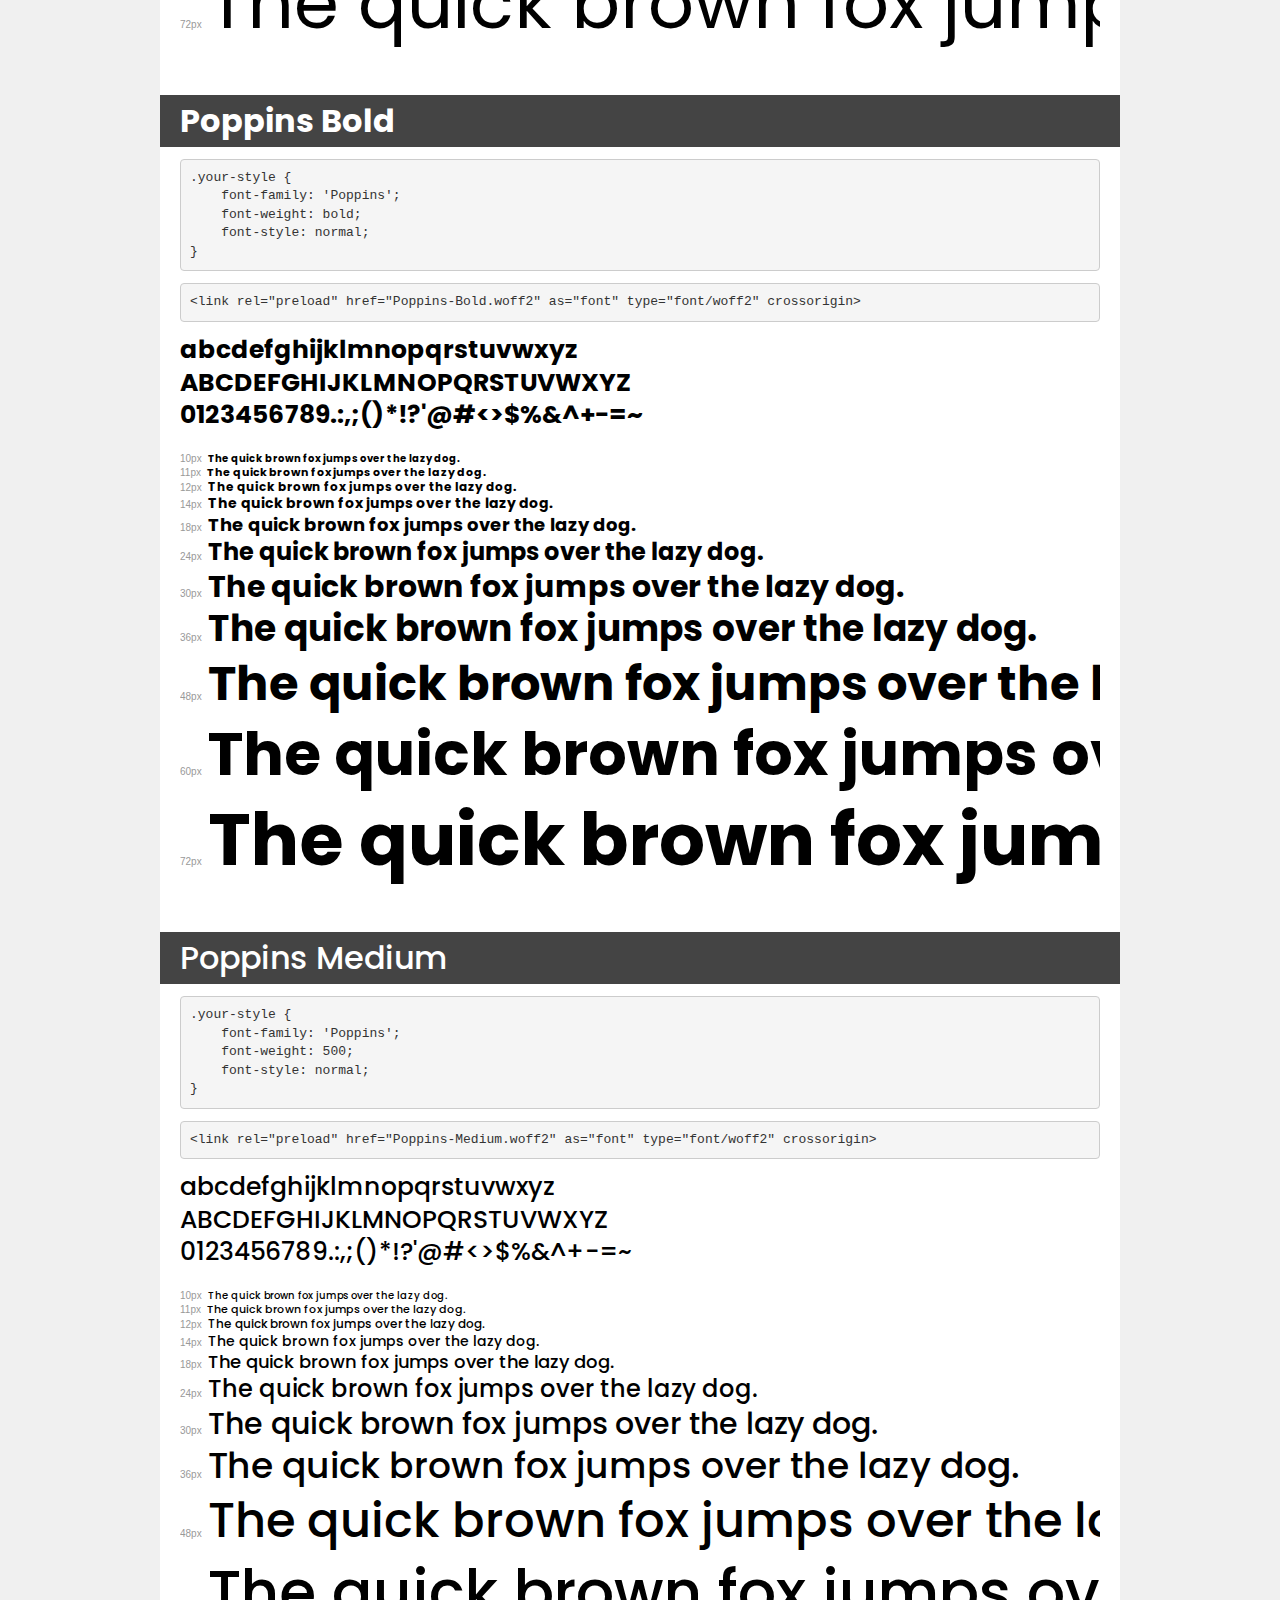
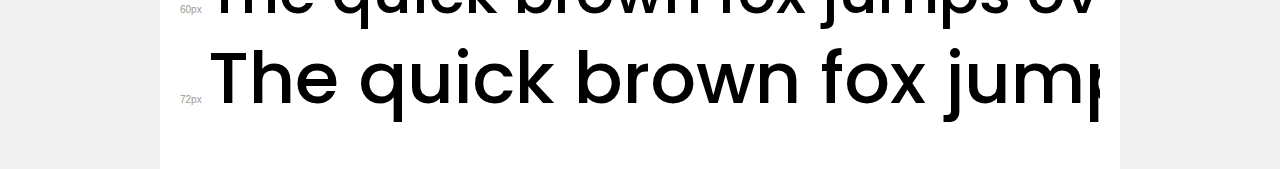
<file: Project/travel/res/fonts/demo.html>
<!DOCTYPE html>
<html lang="en">
<head>
    <meta charset="utf-8">
    <meta http-equiv="X-UA-Compatible" content="IE=edge">
    <meta name="viewport" content="width=device-width, initial-scale=1">
    <meta name="robots" content="noindex, noarchive">
    <meta name="format-detection" content="telephone=no">
    <title>Transfonter demo</title>
    <link href="stylesheet.css" rel="stylesheet">
    <style>
        /*
        http://meyerweb.com/eric/tools/css/reset/
        v2.0 | 20110126
        License: none (public domain)
        */
        html, body, div, span, applet, object, iframe,
        h1, h2, h3, h4, h5, h6, p, blockquote, pre,
        a, abbr, acronym, address, big, cite, code,
        del, dfn, em, img, ins, kbd, q, s, samp,
        small, strike, strong, sub, sup, tt, var,
        b, u, i, center,
        dl, dt, dd, ol, ul, li,
        fieldset, form, label, legend,
        table, caption, tbody, tfoot, thead, tr, th, td,
        article, aside, canvas, details, embed,
        figure, figcaption, footer, header, hgroup,
        menu, nav, output, ruby, section, summary,
        time, mark, audio, video {
            margin: 0;
            padding: 0;
            border: 0;
            font-size: 100%;
            font: inherit;
            vertical-align: baseline;
        }
        /* HTML5 display-role reset for older browsers */
        article, aside, details, figcaption, figure,
        footer, header, hgroup, menu, nav, section {
            display: block;
        }
        body {
            line-height: 1;
        }
        ol, ul {
            list-style: none;
        }
        blockquote, q {
            quotes: none;
        }
        blockquote:before, blockquote:after,
        q:before, q:after {
            content: '';
            content: none;
        }
        table {
            border-collapse: collapse;
            border-spacing: 0;
        }
        /* demo styles */
        body {
            background: #f0f0f0;
            color: #000;
        }
        .page {
            background: #fff;
            width: 920px;
            margin: 0 auto;
            padding: 20px 20px 0 20px;
            overflow: hidden;
        }
        .font-container {
            overflow-x: auto;
            overflow-y: hidden;
            margin-bottom: 40px;
            line-height: 1.3;
            white-space: nowrap;
            padding-bottom: 5px;
        }
        h1 {
            position: relative;
            background: #444;
            font-size: 32px;
            color: #fff;
            padding: 10px 20px;
            margin: 0 -20px 12px -20px;
        }
        .letters {
            font-size: 25px;
            margin-bottom: 20px;
        }
        .s10:before {
            content: '10px';
        }
        .s11:before {
            content: '11px';
        }
        .s12:before {
            content: '12px';
        }
        .s14:before {
            content: '14px';
        }
        .s18:before {
            content: '18px';
        }
        .s24:before {
            content: '24px';
        }
        .s30:before {
            content: '30px';
        }
        .s36:before {
            content: '36px';
        }
        .s48:before {
            content: '48px';
        }
        .s60:before {
            content: '60px';
        }
        .s72:before {
            content: '72px';
        }
        .s10:before, .s11:before, .s12:before, .s14:before,
        .s18:before, .s24:before, .s30:before, .s36:before,
        .s48:before, .s60:before, .s72:before {
            font-family: Arial, sans-serif;
            font-size: 10px;
            font-weight: normal;
            font-style: normal;
            color: #999;
            padding-right: 6px;
        }
        pre {
            display: block;
            padding: 9px;
            margin: 0 0 12px;
            font-family: Monaco, Menlo, Consolas, "Courier New", monospace;
            font-size: 13px;
            line-height: 1.428571429;
            color: #333;
            font-weight: normal;
            font-style: normal;
            background-color: #f5f5f5;
            border: 1px solid #ccc;
            overflow-x: auto;
            border-radius: 4px;
        }
        /* responsive */
        @media (max-width: 959px) {
            .page {
                width: auto;
                margin: 0;
            }
        }
    </style>
</head>
<body>
<div class="page">
    <div class="demo">
        <h1 style="font-family: 'Poppins'; font-weight: 600; font-style: normal;">Poppins SemiBold</h1>
        <pre title="Usage">.your-style {
    font-family: 'Poppins';
    font-weight: 600;
    font-style: normal;
}</pre>
        <pre title="Preload (optional)">
&lt;link rel=&quot;preload&quot; href=&quot;Poppins-SemiBold.woff2&quot; as=&quot;font&quot; type=&quot;font/woff2&quot; crossorigin&gt;</pre>
        <div class="font-container" style="font-family: 'Poppins'; font-weight: 600; font-style: normal;">
            <p class="letters">
                abcdefghijklmnopqrstuvwxyz<br>
ABCDEFGHIJKLMNOPQRSTUVWXYZ<br>
                0123456789.:,;()*!?'@#&lt;&gt;$%&^+-=~
            </p>
            <p class="s10" style="font-size: 10px;">The quick brown fox jumps over the lazy dog.</p>
            <p class="s11" style="font-size: 11px;">The quick brown fox jumps over the lazy dog.</p>
            <p class="s12" style="font-size: 12px;">The quick brown fox jumps over the lazy dog.</p>
            <p class="s14" style="font-size: 14px;">The quick brown fox jumps over the lazy dog.</p>
            <p class="s18" style="font-size: 18px;">The quick brown fox jumps over the lazy dog.</p>
            <p class="s24" style="font-size: 24px;">The quick brown fox jumps over the lazy dog.</p>
            <p class="s30" style="font-size: 30px;">The quick brown fox jumps over the lazy dog.</p>
            <p class="s36" style="font-size: 36px;">The quick brown fox jumps over the lazy dog.</p>
            <p class="s48" style="font-size: 48px;">The quick brown fox jumps over the lazy dog.</p>
            <p class="s60" style="font-size: 60px;">The quick brown fox jumps over the lazy dog.</p>
            <p class="s72" style="font-size: 72px;">The quick brown fox jumps over the lazy dog.</p>
        </div>
    </div>

    <div class="demo">
        <h1 style="font-family: 'Poppins'; font-weight: normal; font-style: normal;">Poppins Regular</h1>
        <pre title="Usage">.your-style {
    font-family: 'Poppins';
    font-weight: normal;
    font-style: normal;
}</pre>
        <pre title="Preload (optional)">
&lt;link rel=&quot;preload&quot; href=&quot;Poppins-Regular.woff2&quot; as=&quot;font&quot; type=&quot;font/woff2&quot; crossorigin&gt;</pre>
        <div class="font-container" style="font-family: 'Poppins'; font-weight: normal; font-style: normal;">
            <p class="letters">
                abcdefghijklmnopqrstuvwxyz<br>
ABCDEFGHIJKLMNOPQRSTUVWXYZ<br>
                0123456789.:,;()*!?'@#&lt;&gt;$%&^+-=~
            </p>
            <p class="s10" style="font-size: 10px;">The quick brown fox jumps over the lazy dog.</p>
            <p class="s11" style="font-size: 11px;">The quick brown fox jumps over the lazy dog.</p>
            <p class="s12" style="font-size: 12px;">The quick brown fox jumps over the lazy dog.</p>
            <p class="s14" style="font-size: 14px;">The quick brown fox jumps over the lazy dog.</p>
            <p class="s18" style="font-size: 18px;">The quick brown fox jumps over the lazy dog.</p>
            <p class="s24" style="font-size: 24px;">The quick brown fox jumps over the lazy dog.</p>
            <p class="s30" style="font-size: 30px;">The quick brown fox jumps over the lazy dog.</p>
            <p class="s36" style="font-size: 36px;">The quick brown fox jumps over the lazy dog.</p>
            <p class="s48" style="font-size: 48px;">The quick brown fox jumps over the lazy dog.</p>
            <p class="s60" style="font-size: 60px;">The quick brown fox jumps over the lazy dog.</p>
            <p class="s72" style="font-size: 72px;">The quick brown fox jumps over the lazy dog.</p>
        </div>
    </div>

    <div class="demo">
        <h1 style="font-family: 'Poppins'; font-weight: bold; font-style: normal;">Poppins Bold</h1>
        <pre title="Usage">.your-style {
    font-family: 'Poppins';
    font-weight: bold;
    font-style: normal;
}</pre>
        <pre title="Preload (optional)">
&lt;link rel=&quot;preload&quot; href=&quot;Poppins-Bold.woff2&quot; as=&quot;font&quot; type=&quot;font/woff2&quot; crossorigin&gt;</pre>
        <div class="font-container" style="font-family: 'Poppins'; font-weight: bold; font-style: normal;">
            <p class="letters">
                abcdefghijklmnopqrstuvwxyz<br>
ABCDEFGHIJKLMNOPQRSTUVWXYZ<br>
                0123456789.:,;()*!?'@#&lt;&gt;$%&^+-=~
            </p>
            <p class="s10" style="font-size: 10px;">The quick brown fox jumps over the lazy dog.</p>
            <p class="s11" style="font-size: 11px;">The quick brown fox jumps over the lazy dog.</p>
            <p class="s12" style="font-size: 12px;">The quick brown fox jumps over the lazy dog.</p>
            <p class="s14" style="font-size: 14px;">The quick brown fox jumps over the lazy dog.</p>
            <p class="s18" style="font-size: 18px;">The quick brown fox jumps over the lazy dog.</p>
            <p class="s24" style="font-size: 24px;">The quick brown fox jumps over the lazy dog.</p>
            <p class="s30" style="font-size: 30px;">The quick brown fox jumps over the lazy dog.</p>
            <p class="s36" style="font-size: 36px;">The quick brown fox jumps over the lazy dog.</p>
            <p class="s48" style="font-size: 48px;">The quick brown fox jumps over the lazy dog.</p>
            <p class="s60" style="font-size: 60px;">The quick brown fox jumps over the lazy dog.</p>
            <p class="s72" style="font-size: 72px;">The quick brown fox jumps over the lazy dog.</p>
        </div>
    </div>

    <div class="demo">
        <h1 style="font-family: 'Poppins'; font-weight: 500; font-style: normal;">Poppins Medium</h1>
        <pre title="Usage">.your-style {
    font-family: 'Poppins';
    font-weight: 500;
    font-style: normal;
}</pre>
        <pre title="Preload (optional)">
&lt;link rel=&quot;preload&quot; href=&quot;Poppins-Medium.woff2&quot; as=&quot;font&quot; type=&quot;font/woff2&quot; crossorigin&gt;</pre>
        <div class="font-container" style="font-family: 'Poppins'; font-weight: 500; font-style: normal;">
            <p class="letters">
                abcdefghijklmnopqrstuvwxyz<br>
ABCDEFGHIJKLMNOPQRSTUVWXYZ<br>
                0123456789.:,;()*!?'@#&lt;&gt;$%&^+-=~
            </p>
            <p class="s10" style="font-size: 10px;">The quick brown fox jumps over the lazy dog.</p>
            <p class="s11" style="font-size: 11px;">The quick brown fox jumps over the lazy dog.</p>
            <p class="s12" style="font-size: 12px;">The quick brown fox jumps over the lazy dog.</p>
            <p class="s14" style="font-size: 14px;">The quick brown fox jumps over the lazy dog.</p>
            <p class="s18" style="font-size: 18px;">The quick brown fox jumps over the lazy dog.</p>
            <p class="s24" style="font-size: 24px;">The quick brown fox jumps over the lazy dog.</p>
            <p class="s30" style="font-size: 30px;">The quick brown fox jumps over the lazy dog.</p>
            <p class="s36" style="font-size: 36px;">The quick brown fox jumps over the lazy dog.</p>
            <p class="s48" style="font-size: 48px;">The quick brown fox jumps over the lazy dog.</p>
            <p class="s60" style="font-size: 60px;">The quick brown fox jumps over the lazy dog.</p>
            <p class="s72" style="font-size: 72px;">The quick brown fox jumps over the lazy dog.</p>
        </div>
    </div>

</div>
</body>
</html>
</file>
<file: practice/freelancer/CSS/style.css>
* {
    box-sizing: border-box;
    margin: 0; 
    padding: 0;
}
body {
    font-family: 'Roboto', sans-serif;
    color: #0e1724;
}
section {
    position: relative;
    padding: 96px 32px;
}
.container {
    max-width: 1175px;
    margin: 0 auto;
}
img {
    display: block;
    width: 100%;
}
a {
    text-decoration: none;
    color: #0e1724;
}
h2 {
    font-size: 41px;
    line-height: 46px;
    margin-bottom: 33px;
}
h3 {
    font-size: 20px;
    line-height: 28px;
    margin-bottom: 7px;
}
h4 {
    font-size: 16px;
    line-height: 24px;
    margin-bottom: 12px;
}
p {
    font-size: 20px;
    line-height: 28px;
}
ul {
    list-style-type: none;
}
.divider::after {
    content: '';
    background-color: #dedede;
    position: absolute;
    bottom: 1px;
    height: 1px;
    left: 32px;
    right: 32px;
    
}
.button, button {
    background-color: #f20091;
    color: #fff;
    border: none;
    outline: none;
    font-weight: 700;
    font-size: 20px;
    display: inline-block;
    border-radius: 3px;
    line-height: 1;
    margin: 15px 0;
    padding: 13px 23px;
    transition: 0.3s;
}
.button:hover {
    background-color: #d90082;
}
.button:active {
    background-color: #b6006d;
}
.flex_inner {
    display: flex;
}
.flex_block {
    flex-basis: 50%;
}
.poss_section  h2 {
    margin-bottom: 32px;
}
.poss_section .flex_inner {
    column-gap: 25px;
}
.poss_section .poss_items_block {
    flex-basis: 33.33%;
    margin-bottom: 3px;
}
section .img_part img{
    max-width: 510px;
    width: 100%;
}
.sub_title {
    font-size: 24px;
    line-height: 32px;
    margin-bottom: 48px;
}
.dark_section {
    background-color: #1f2836;
    color: #f7f7f7;
    padding: 64px 32px;
}
.poss_section img {
    width: 80px;
    margin-bottom: 12px;
}
.poss_section .flex_inner p {
    font-size: 18px;
    line-height: 28px;
}
.work_section .flex_inner,
.security_section > div > .flex_inner {
    column-gap: 49px;
}
.work_section p {
    margin: 12px 0 32px;
    line-height: 24px;
    font-size: 16px;
}
.contact_section h2,
.security_section h2 {
    margin-bottom: 25px;
}
.sub_text {
    margin-bottom: 48px;
} 
.contact_section .contect_type img,
.security_section .security_type img  {
    width: 72px;
}
.contact_section .contect_type h3,
.security_section .security_type h3 {
    margin-top: 24px;
}
.contact_section .chat_part {
    flex-basis: 52%;
}
.contact_section .verify_part {
    flex-basis: 43.9%;
    margin-left: auto;
}
.contact_section .contect_type {
    margin-bottom: 70px;
}
.security_section .security_type {
    margin-top: 46px;
}
.security_section .safe_part {
    flex-basis: 57%;
}
.security_section .support_part {
    flex-basis: 37.3%;
    margin-left: auto;
    margin-bottom: 40px;
}
.post_section h2 {
    margin-bottom: 26px;
}
.post_section .button {
    margin: 0;
}
.project_section .project_inner {
    flex-wrap: wrap;
    gap: 47px 24px;
}
.project_section .flex_block {
    flex-basis: 31.65%;
}
.project_section .img_part {
    overflow: hidden;
    cursor: pointer;
    position: relative;
}
.project_section .img_part .hover_inner {
    transition: 0.2s;
}
.project_section .img_part .hover_inner:hover {
    transform: scale(1.2);
}
.project_section .overlay {
    display: none;
    align-items: center;
    justify-content: center;
    background-color: #19202d99;
    position: absolute;
    left: 0;
    top: 0;
    bottom: 0;
    right: 0;
    height: 100%;
    width: 100%;
}
.project_section .img_part:hover .overlay {
    display: flex;
}
.project_section .img_part a {
    color: #f7f7f7;
    font-size: 16px;
    line-height: 1.5;
    border: 2px solid #fff;
    padding: 8px 24px;
    font-weight: 700;
}
.project_section .img_part a:hover {
    background-color: #ffffff26;
}
.project_section .project_inner .sub_title {
    margin: 0;
}
.project_section .flex_block h3:not(:last-child) {
    margin-top: 18px;
}
.project_section .btn_part {
    text-align: center;
}
.project_section .btn_part a {
    margin: 71px 0 0;
}
.help_section .sub_title {
    margin-bottom: 0;
}
.help_section a {
    color: #fff;
    font-size: 24px;
    line-height: 29px;
    text-decoration: underline solid 1px;
    margin-top: 26px;
    display: inline-block;
    transition: 0.1s;
}
.help_section a:hover {
    color: #139ff0;
}
.help_link .help_link_wrapper {
    margin: 10px;
}
.help_section .help_link {
    columns: 2;
    max-width: 854px;
    column-gap: 30px;
    margin-bottom: 25px;
}
footer {
    background-color: #161e2c;
    padding: 32px;
    color: #fff;
    font-size: 14px;
}
footer li {
    margin-bottom: 4px;
}
footer .logo {
    margin: 0 0 28px 4px;
    display: inline-block;
}
footer .logo img {
    max-width: 125px;
    width: 100%;
}
footer a {
    color: #bec0c2;
    line-height: 20px;
    display: inline-block;
}
footer a:hover {
    text-decoration: underline solid 1px; 
    color: #ffffff;  
}
footer .logo_part .flex_inner { 
    align-items: center;
    margin-bottom: 16px;
}
footer .logo_part a {
    color: #fff;
}
footer .footer_top {
    column-gap: 25px;
    padding-bottom: 76px;
}
footer .footer_top .flex_block {
    flex-basis: 15%;
}
footer svg {
    fill: #f7f7f7;
    min-width: 24px;
    width: 24px;
    margin-right: 12px;
}
footer .social_block img {
    max-width: 135px;
    margin-bottom: 20px;
}
footer .social_icon a:not(:last-child) {
    margin-right: 20px;
}
footer .social_icon svg {
    margin-right: 0;
}
footer .facebook:hover svg {
    fill: #1877f2;
}
footer .twitter:hover svg {
    fill: #00b6f1;
}
footer .youtube:hover svg {
    fill: #ff0000;
}
footer .instagram:hover svg {
    fill: #c32aa3;
}
footer .footer_bottom {
    border-top: 1px solid #2b3340;
    padding-top: 24px;
}
footer .footer_bottom p {
    font-size: 13px;
    line-height: 16px;
}
footer .footer_bottom p span {
    font-size: 14px;
    font-weight: bold;
    line-height: 20px;
    display: block;
}
footer .footer_bottom .flex_block {
    flex-basis: 26%;
}
footer .footer_bottom .copyright_text {
    flex-basis: 50%;
}
footer .footer_bottom .copyright_text p {
    font-size: 11px;
}
@media screen and (max-width: 1023.98px) {
    h2 {
        font-size: 34px;
        line-height: 40px;
        margin-bottom: 16px;
    }
    h3 {
        font-size: 18px;
    }
    p,
    .poss_section .flex_inner p {
        font-size: 16px;
        line-height: 24px;
    }
    section,
    .dark_section {
        padding: 76px 16px;
    }
    .sub_title {
        line-height: 26px;
        margin-bottom: 30px;
    } 
    .contact_section .contect_type,
    .help_section .help_link {
        margin-bottom: 0;
    }
    .contact_section .contect_type p {
        font-size: 16px;
        line-height: 24px;
    } 
    .security_section .safe_part {
        flex-basis: 50%;
    }
    .security_section .support_part {
        flex-basis: 46%;
    }
    .sub_title,
    .sub_text {
        font-size: 20px;
    }
    .poss_section h2,
    .contact_section h2, 
    .security_section h2,
    .post_section h2 {
        margin-bottom: 16px;
    }
    .project_section .flex_block {
        flex-basis: 48.9%;
    }
    .project_section .project_inner {
        gap: 40px 16px;
        max-width: 736px;
    }
    .project_section .btn_part a {
        margin-top: 30px;
    }
    .help_section a {
        font-size: 20px;
        margin-top: 20px;
    }
    footer {
        padding: 32px 16px;
    }
    footer .flex_inner {
        flex-wrap: wrap;
    }
    footer .footer_top .flex_block {
        flex-basis: 23%;
    }
    footer .footer_top .logo_part, 
    footer .footer_top .social_block {
        flex-basis: 100%;
    }
}

@media screen and (max-width: 767.98px) {
    section {
        padding: 55px 16px;
    }
    .container {
        max-width: 500px;
    }
    h3 {
        font-size: 18px;
    }
    h2 {
        font-size: 28px;
        line-height: 34px;
        margin-bottom: 20px;
    }
    .flex_inner {
        flex-direction: column;
    }
    .img_part {
        text-align: center;
        order: -1;
    }
    .flex_block {
        flex-basis: 100%;
    }
    .poss_section .poss_items_block {
        margin-bottom: 30px;
    }
    .poss_section img {
        margin-bottom: 0;
    }
    section .img_part img {
        margin-bottom: 30px;
        max-width: 375px;
    }
    .contact_section .contect_type {
        margin-bottom: 0;
    }
}
</file>
<file: practice/Animation/css/animation.css>
* {
    box-sizing: border-box;
    padding: 0;
    margin: 0;
}
body {
    background-color: rgba(0, 0, 0, 0.875);
}
section {
    position: relative;
    border-bottom: 3px double #ffffffcf;
}
.animation_1 {
    min-height: 200px;
}
.animation_1 .animate_block {
    height: 1px;
    width: 1px;
    display: block;
    background-color: aqua;
    animation-name: simple-block-animate;
    animation-duration: 5s;
    animation-direction: alternate;
    animation-iteration-count: infinite;
    animation-timing-function: linear;
    position: absolute;
    top: 50%;
}

@keyframes simple-block-animate {
    0% {
        left: 0;
        transform: translate(0 , -50%);
    }
    50% {
        transform: scale(100) rotate(180deg);
    }
    100% {
        left: 100%;
        transform: translate(-100% , -50%);
    }
}

.animation_2 {
    min-height: 400px;
    padding: 150px 0;
}
.animation_2 .divider {
    display: block;
    background-color: #b3b3b3;
    max-width: 1000px;
    height: 5px;
    position: relative;
    margin: 0 auto;
}
.animation_2 .animate_circle_top,
.animation_2 .animate_circle_middle {
    display: block;
    background-color: aquamarine;
    height: 50px;
    width: 50px;
    position: absolute;
    bottom: 100%;
    border-radius: 50%;
    animation-name: animate-circle1-sec-2;
    animation-duration: 2s;
    animation-timing-function: linear;
    animation-iteration-count: infinite;
    animation-direction: alternate;
}

@keyframes animate-circle1-sec-2 {
    0% {
        left: 0;
        transform: translateX(0);
    }
    100% {
        left: 100%;
        transform: translateX(-100%);
    }
}

.animation_2 .sub_block {
    background-color: rgb(69, 69, 69);
    height: 250px;
    max-width: 1000px;
    margin: 0 auto;
    display: block;
    position: relative;
}

.animation_2 .animate_circle_middle {
    left: 50%;
    animation-name: animate-circle2-sec-2;
    background-color: bisque;
    animation-duration: 1s;
    bottom: auto;
}

@keyframes animate-circle2-sec-2 {
    0% {
        top: 100%;
        transform: translate(-50%, -100%);
    }
    100% {
        top: 0;
        transform: translate(-50%, 0);
    }
}

.animation_3 {
    min-height: 200px;
}
.animation_3 .animate_block {
    position: absolute;
    left: 50%;
    bottom: 0;
    transform: translatex(-50%);
}

.animation_3 .animate_block span {
    display: inline-block;
    background-color: gray;
    width: 6px;
    height: 150px;
    margin: 0 1px;
    animation-name: music-stick;
    animation-duration: 0.8s;
    animation-timing-function: linear;
    animation-iteration-count: infinite;
    animation-direction: alternate;
    transform-origin: center bottom;
}

@keyframes music-stick {
    0% {
        transform: scaleY(0);
    }
    50% {
        transform: scaleY(1);
    }
    100% {
        transform: scaleY(0);
    }
}

.animation_3 .animate_block span:nth-child(1) {
    background-color: #FFCCCC;
    animation-delay: 0.5s;
}
.animation_3 .animate_block span:nth-child(2) {
    background-color: #FFC1C1;
    animation-delay: 0.2s;
}
.animation_3 .animate_block span:nth-child(3) {
    background-color: #FF6A6A;
    animation-delay: 0.3s;
}
.animation_3 .animate_block span:nth-child(4) {
    background-color: #FF6666;
    animation-delay: 0.7s;
}
.animation_3 .animate_block span:nth-child(5) {
    background-color: #FF4040;
    animation-delay: 0.9s;
}
.animation_3 .animate_block span:nth-child(6) {
    background-color: #FF3333;
    animation-delay: 0.1;
}
.animation_3 .animate_block span:nth-child(7) {
    background-color: #FF3030;
    animation-delay: 0.4s;
}
.animation_3 .animate_block span:nth-child(8) {
    background-color: #FF0000;
    animation-delay: 0.8s;
}
.animation_3 .animate_block span:nth-child(9) {
    background-color: #EE0000;
    animation-delay: 1.1s;
}
.animation_3 .animate_block span:nth-child(10) {
    background-color: #CD0000;
    animation-delay: 0.1s;
}
.animation_3 .animate_block span:nth-child(11) {
    background-color: #8B0000;
    animation-delay: 0.3s;
}
.animation_3 .animate_block span:nth-child(12) {
    background-color: #800000;
    animation-delay: 0.6s;
}
.animation_3 .animate_block span:nth-child(13) {
    background-color: #660000;
    animation-delay: 0.4s;
}
.animation_3 .animate_block span:nth-child(14) {
    background-color: #330000;
    animation-delay: 0.5s;
}
.animation_3 .animate_block span:nth-child(15) {
    background-color: #1e0000;
    animation-delay: 0.9s;
}
.animation_3 .animate_block span:nth-child(16) {
    background-color: #000000;
    animation-delay: 0.3s;
}
.animation_3 .animate_block span:nth-child(17) {
    background-color: #1e0000;
    animation-delay: 0.2s;
}
.animation_3 .animate_block span:nth-child(18) {
    background-color: #330000;
    animation-delay: 0.6s;
}
.animation_3 .animate_block span:nth-child(19) {
    background-color: #660000;
    animation-delay: 0.3s;
}
.animation_3 .animate_block span:nth-child(20) {
    background-color: #800000;
    animation-delay: 0.4s;
}
.animation_3 .animate_block span:nth-child(21) {
    background-color: #8B0000;
    animation-delay: 0.9s;
}
.animation_3 .animate_block span:nth-child(22) {
    background-color: #CD0000;
    animation-delay: 0.6s;
}
.animation_3 .animate_block span:nth-child(23) {
    background-color: #EE0000;
    animation-delay: 1.1s;
}
.animation_3 .animate_block span:nth-child(24) {
    background-color: #FF0000;
    animation-delay: 0.2s;
}
.animation_3 .animate_block span:nth-child(25) {
    background-color: #FF3030;
    animation-delay: 0.8s;
}
.animation_3 .animate_block span:nth-child(26) {
    background-color: #FF3333;
    animation-delay: 0.7s;
}
.animation_3 .animate_block span:nth-child(27) {
    background-color: #FF4040;
    animation-delay: 0.4s;
}
.animation_3 .animate_block span:nth-child(28) {
    background-color: #FF6A6A;
    animation-delay: 0.5s;
}
.animation_3 .animate_block span:nth-child(29) {
    background-color: #FF6666;
    animation-delay: 0.9s;
}
.animation_3 .animate_block span:nth-child(30) {
    background-color: #FFCCCC;
    animation-delay: 0.2s;
}
.animation_3 .animate_block span:nth-child(31) {
    background-color: #FFC1C1;
    animation-delay: 0.7s;
}

.animation_4 {
    height: 600px;
}
.animation_4 .animate_loader {
    display: block;
    height: 350px;
    width: 500px;
    background-color: #333333;
    position: absolute;
    left: 50%;
    top: 50%;
    transform: translate(-50%, -50%);
}
.animation_4 .animate_circle_left,
.animation_4 .animate_circle_right {
    display: block;
    height: 75px;
    width: 75px;
    border-radius: 50%;
    position: absolute;
    top: 50%;
    animation-duration: 1s;
    animation-timing-function: linear;
    animation-iteration-count: infinite;
    animation-direction: alternate;
}
.animation_4 .animate_circle_left {
    background-color: #5f9ea0;
    animation-name: animate-circle-left;
    z-index: 1;
}

@keyframes animate-circle-left {
    0% {
        left: 50%;
        transform: translate(-50%, -50%);
        background-color: #9FAF90;
    }
    100% {
        left: 25%;
        transform: translate(0, -50%);
    }
}

.animation_4 .animate_circle_right {
    animation-name: animate-circle-right;
    background-color: #deb887;
}

@keyframes animate-circle-right {
    0% {
        right: 50%;
        transform: translate(50%, -50%);
        background-color: #9FAF90;
    }
    100% {
        right: 25%;
        transform: translate(0, -50%);
    }
}




.animation_5 {
    height: 500px;
}
.animation_5 .animate_with_class {
    display: block;
    height: 100px;
    width: 100px;
    background-color: cadetblue;
}
.animation_6 {
    height: 500px;
}
</file>
<file: practice/Login_page/CSS/login_page.css>
* {
    box-sizing: border-box;
    margin: 0;
    padding: 0;
}
@font-face {
    font-family: 'Caviar-dreams';
    src: url('../font/Caviar_Dreams_Bold-webfont.woff');
    font-weight: bold;
    font-style: normal;
}
@font-face {
    font-family: 'Caviar-dreams';
    src: url('../font/CaviarDreams-webfont.woff');
    font-weight: normal;
    font-style: normal;
}
body {
    font-family: 'Caviar-dreams' , monospace , sans-serif;
    background-color: #f3e1e2;
    color: #9a9a9a;
}
.clearfix::after {
    content: '';
    display: block;
    clear: both;
}
.float_l {
    float: left;
}
.float_r {
    float: right;
}
.container {
    max-width: 1026px;
    width: 100%;
    padding: 0 13px;
    margin: 0 auto;
}
.LoginPage_inner {
    background-color: #ffffff;
    border-radius: 30px;
    box-shadow: -5px 5px 15px #00000040;
    margin: 13px 0;
    overflow: hidden;
}
.LoginPage_inner > div {
    max-width: 50%;
    width: 100%;
}
.LoginPage_inner h1 {
    font-size: 38px;
    color: #a91d40;
    margin-top: 6px;
}
.form_part {
    text-align: center;
    padding: 42px;
}
.social_media {
    margin: 15px auto;
}
.social_media i {
    font-size: 26px;
    padding: 10px;
}
.social_media .social_icon {
    display: inline-block;
    border: 3px solid #a91d40;
    height: 50px;
    width: 50px;
    color: #a91d40;
    border-radius: 50%;
    transition: 0.3s;
    margin: 0 20px;
}
.social_media .social_icon:hover,
.social_media .social_icon:focus,
.social_media .social_icon:active {
    background-color: #a91d40;
    color: #ffffff;

}
.login_account p {
    margin-top: 28px;
}
.login_form {
    margin-top: 22px;
    margin-bottom: 42px;
}
.login_form input {
    max-width: 280px;
    width: 100%;
    background-color: #efefef;
    color: #696969;
    border: 2px solid #efefef;
    height: 48px;
    margin: 0 auto 20px;
    padding: 0 18px;
    font-weight: 600;
    outline: none;
    transition: 0.3s;
    display: block;
}
.login_form input:-webkit-autofill,
.login_form input:-webkit-autofill:hover, 
.login_form input:-webkit-autofill:focus {
    -webkit-box-shadow:0 0 0 50px white inset;
    -webkit-text-fill-color: #696969;
    transition: background-color 5000s ease-in-out 0s;
}
.login_form input:hover {
    border-color: #696969;
}
.login_form input:focus {
    border-color: #a91d40;
    background-color: #ffffff;
}
.login_form .forgot_pass_txt {
    color: #a91d40;
    font-weight: 600;
    line-height: 22px;
    text-decoration: none;
    position: relative;
}
.login_form .forgot_pass_txt::after {
    content: '';
    position: absolute;
    left: 2px;
    bottom: -4px;
    right: 2px;
    height: 1px;
    background-color: #a91d40;
    opacity: 0;
    transition: 0.3s;
}
.login_form .forgot_pass_txt:hover::after,
.login_form .forgot_pass_txt:active::after,
.login_form .forgot_pass_txt:focus::after {
    opacity: 1;
}
.login_form button {
    background-color: #a91d40;
    color: #ffffff;
    margin: 39px auto 0;
    font-size: 18px;
    padding: 7px 33px;
    border-radius: 25px;
    border: 3px solid #a91d40;
    cursor: pointer;
    transition: 0.3s;
    display: block;
}
.login_form button:hover,
.login_form button:focus,
.login_form button:active {
    background-color: #ffffff;
    color: #a91d40;
}
.img_part {
    position: relative;
}
.img_part::before {
    content: '';
    background-image: url(../Images/orange_shade_round.webp);
    background-position: right;
    background-size: cover;
    border-radius: 50% 0 0 50%;
    height: 700px;
    width: 700px;
    position: absolute;
    top: -48px;   
}

/* img animation */

.img_part::before {
    animation-name: img-animation;
    animation-duration: 2s;
    animation-direction: alternate;
    animation-iteration-count: infinite;
    animation-timing-function: ease-in-out;
}

@keyframes img-animation {
    from {
        transform: translateX(0) scale(0.95);
    }
    to {
        transform: translateX(20px) scale(1) rotate(5deg);
    }
}

@media screen and (max-width: 767.98px) {
    .container {
        max-width: 500px;
    }
    .img_part {
        display: none;
    }
    .LoginPage_inner  .form_part {
        max-width: 100%;
    }
}
@media screen and (max-width: 374.98px) {
    .login_form input,
    .login_form button {
        max-width: 100%;
        width: 100%;
    }
    .form_part {
        padding: 25px;
    }
}
</file>
<file: Project/travel/res/fonts/stylesheet.css>
@font-face {
    font-family: 'Poppins';
    src: url('Poppins-SemiBold.eot');
    src: url('Poppins-SemiBold.eot?#iefix') format('embedded-opentype'),
        url('Poppins-SemiBold.woff2') format('woff2'),
        url('Poppins-SemiBold.woff') format('woff'),
        url('Poppins-SemiBold.ttf') format('truetype'),
        url('Poppins-SemiBold.svg#Poppins-SemiBold') format('svg');
    font-weight: 600;
    font-style: normal;
    font-display: swap;
}

@font-face {
    font-family: 'Poppins';
    src: url('Poppins-Regular.eot');
    src: url('Poppins-Regular.eot?#iefix') format('embedded-opentype'),
        url('Poppins-Regular.woff2') format('woff2'),
        url('Poppins-Regular.woff') format('woff'),
        url('Poppins-Regular.ttf') format('truetype'),
        url('Poppins-Regular.svg#Poppins-Regular') format('svg');
    font-weight: normal;
    font-style: normal;
    font-display: swap;
}

@font-face {
    font-family: 'Poppins';
    src: url('Poppins-Bold.eot');
    src: url('Poppins-Bold.eot?#iefix') format('embedded-opentype'),
        url('Poppins-Bold.woff2') format('woff2'),
        url('Poppins-Bold.woff') format('woff'),
        url('Poppins-Bold.ttf') format('truetype'),
        url('Poppins-Bold.svg#Poppins-Bold') format('svg');
    font-weight: bold;
    font-style: normal;
    font-display: swap;
}

@font-face {
    font-family: 'Poppins';
    src: url('Poppins-Medium.eot');
    src: url('Poppins-Medium.eot?#iefix') format('embedded-opentype'),
        url('Poppins-Medium.woff2') format('woff2'),
        url('Poppins-Medium.woff') format('woff'),
        url('Poppins-Medium.ttf') format('truetype'),
        url('Poppins-Medium.svg#Poppins-Medium') format('svg');
    font-weight: 500;
    font-style: normal;
    font-display: swap;
}
</file>
